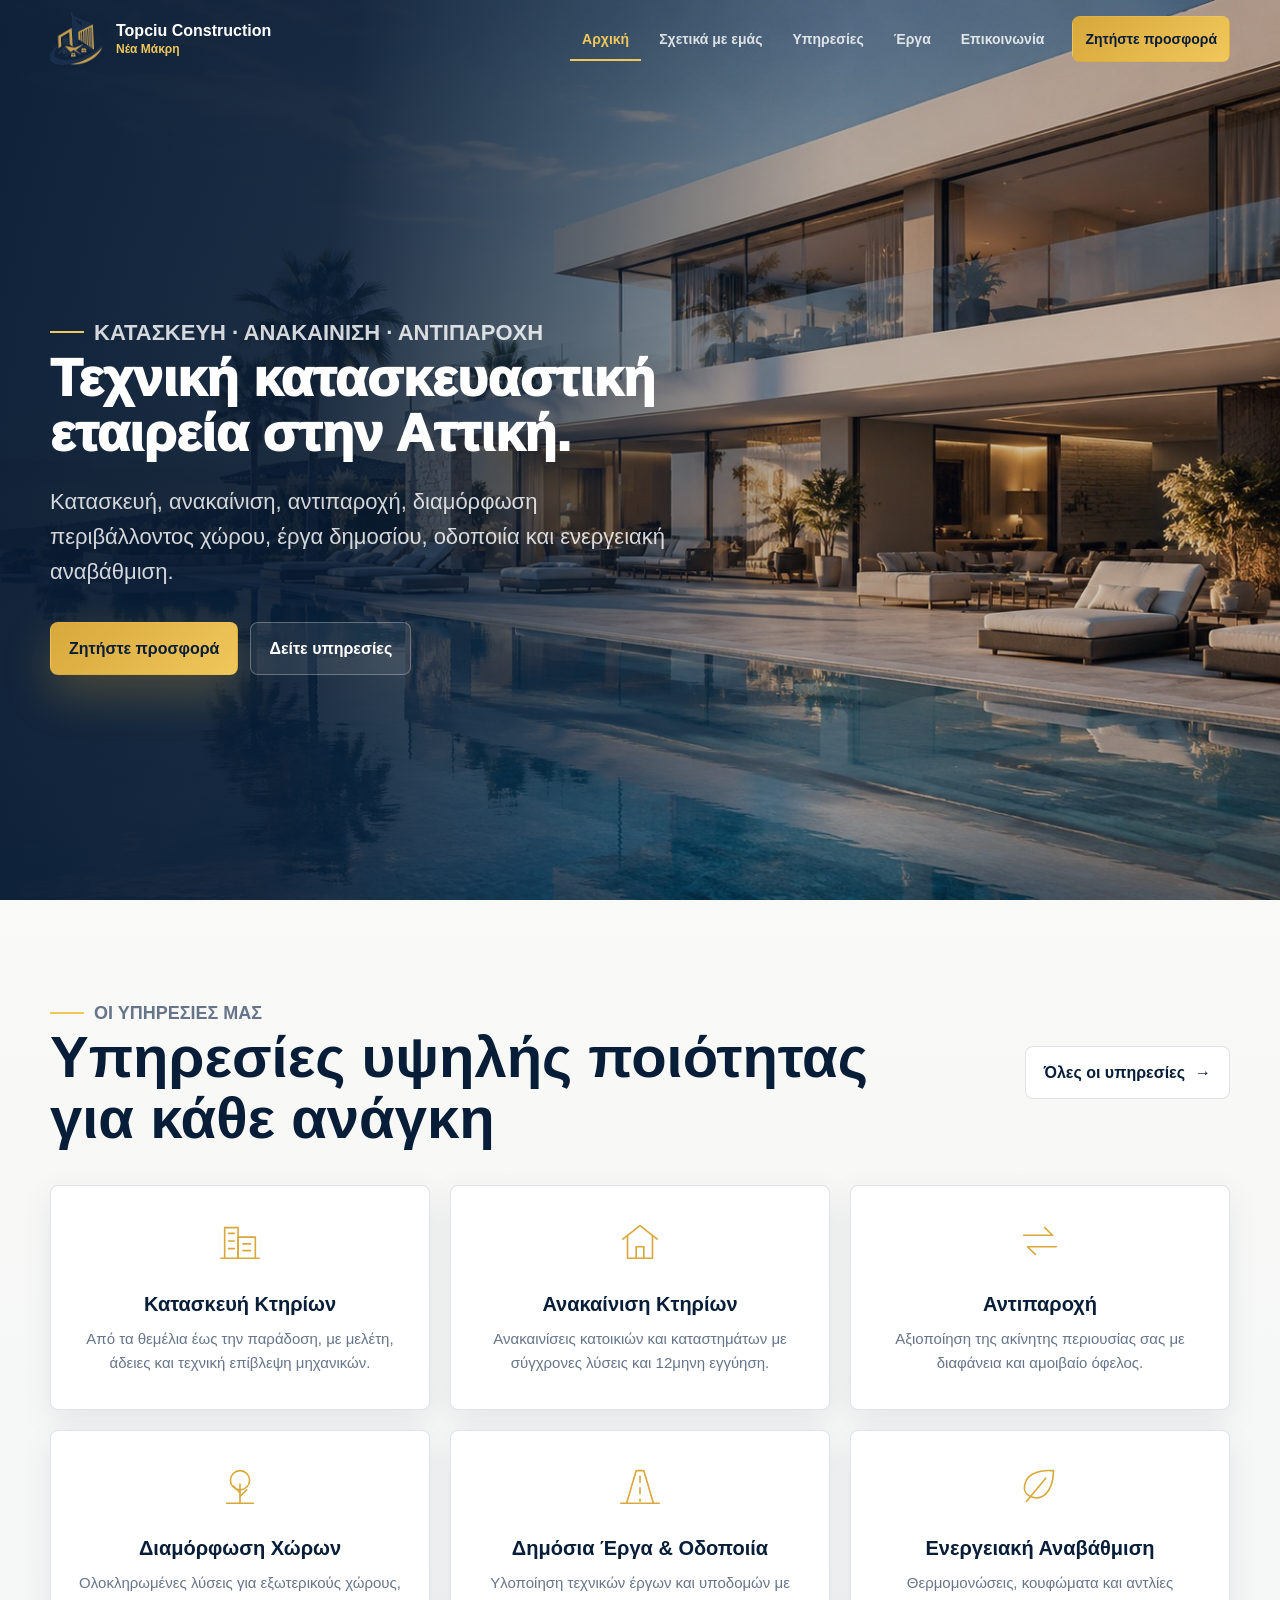
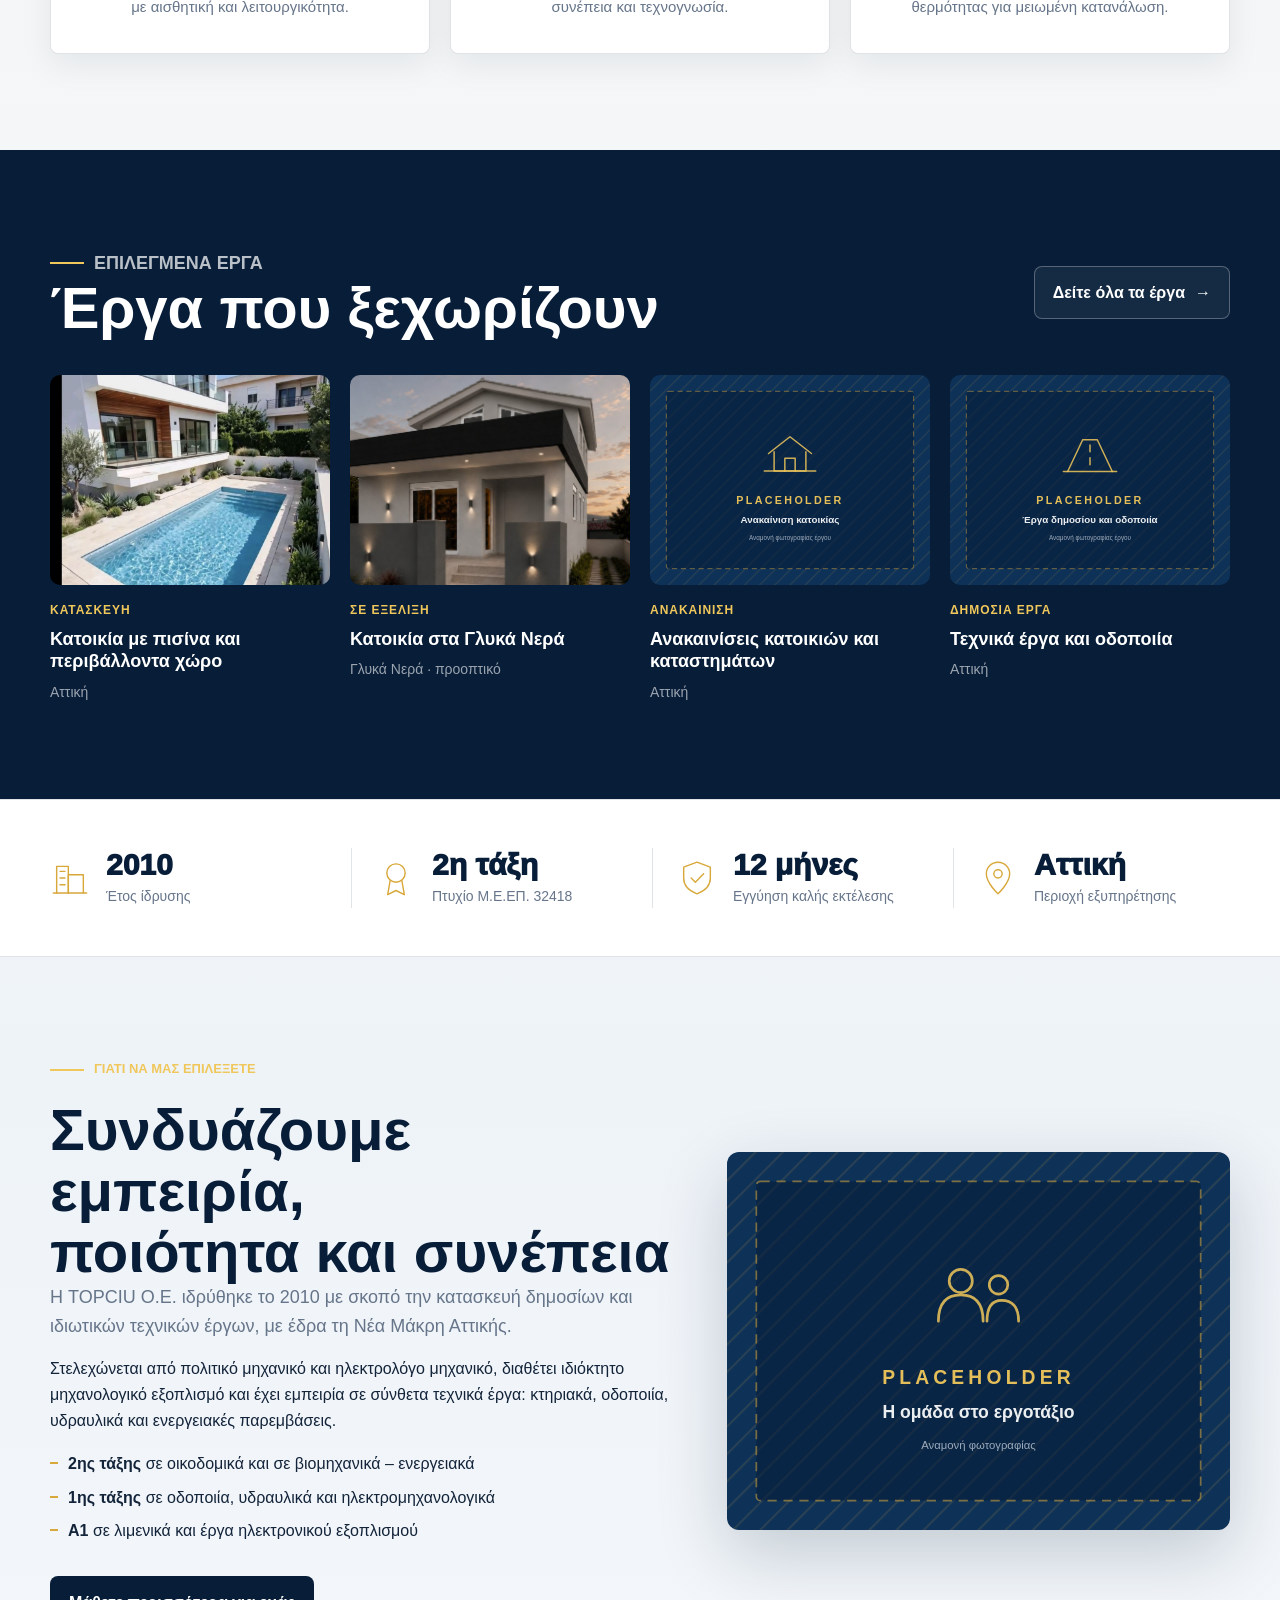
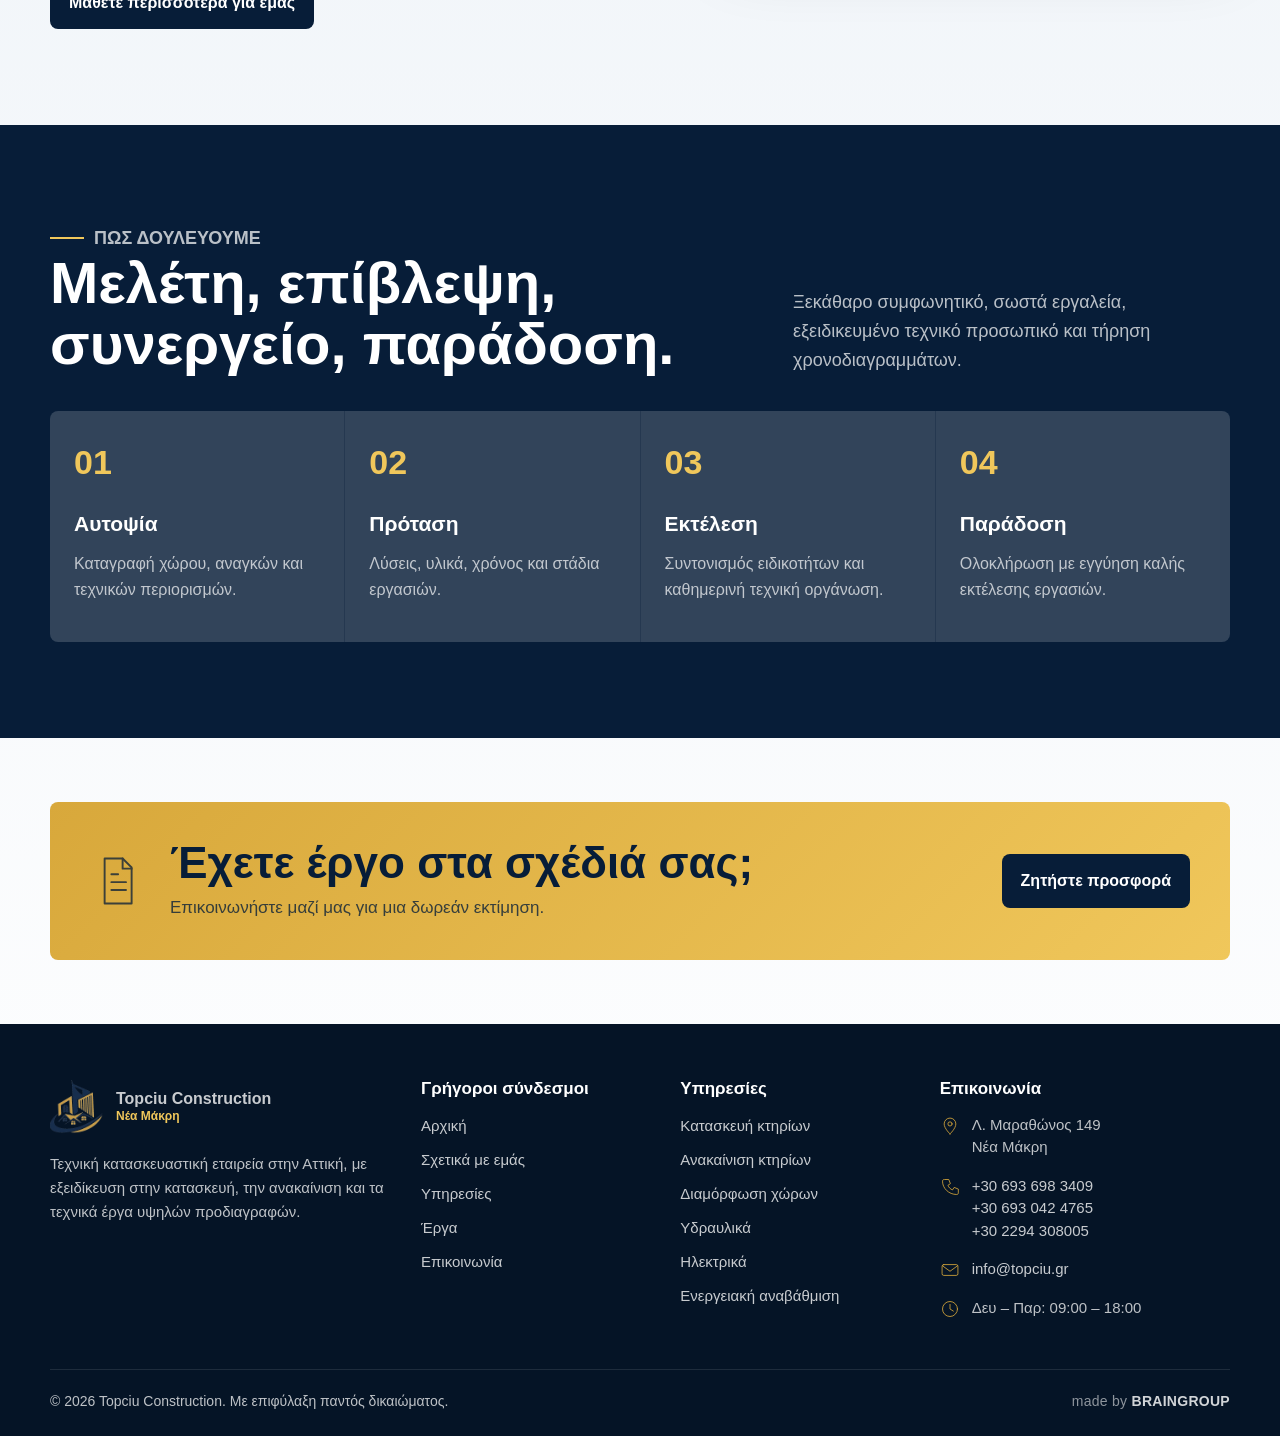
<file: index.html>
<!doctype html>
<html lang="el">
<head>
  <meta charset="utf-8">
  <meta name="viewport" content="width=device-width, initial-scale=1">
  <title>Topciu Construction | Ανακαινίσεις και κατασκευές στη Νέα Μάκρη</title>
  <meta name="description" content="Topciu Construction στη Νέα Μάκρη: κατασκευή, ανακαίνιση, αντιπαροχή, διαμόρφωση περιβάλλοντος χώρου, έργα δημοσίου, οδοποιία και ενεργειακή αναβάθμιση.">
  <link rel="canonical" href="https://topciu-construction.gr/">
  <meta property="og:type" content="website">
  <meta property="og:title" content="Topciu Construction | Ανακαινίσεις και κατασκευές">
  <meta property="og:description" content="Κατασκευαστικές εργασίες με οργάνωση, τεχνική επίβλεψη και 12μηνη εγγύηση καλής εκτέλεσης.">
  <meta property="og:image" content="https://topciu-construction.gr/assets/topciu-new-logo.png">
  <meta property="og:url" content="https://topciu-construction.gr/">
  <link rel="icon" href="favicon.ico" sizes="any">
  <link rel="icon" type="image/png" sizes="32x32" href="assets/favicon-32.png">
  <link rel="icon" type="image/png" sizes="16x16" href="assets/favicon-16.png">
  <link rel="apple-touch-icon" sizes="180x180" href="assets/apple-touch-icon.png">
  <meta name="theme-color" content="#071d38">
  <link rel="stylesheet" href="styles.css">
  <script type="application/ld+json">
  {"@context":"https://schema.org","@type":"LocalBusiness","name":"Topciu Construction","image":"https://topciu-construction.gr/assets/topciu-new-logo.png","url":"https://topciu-construction.gr/","telephone":["+306936983409","+306930424765","+302294308005"],"email":"info@topciu.gr","address":{"@type":"PostalAddress","streetAddress":"Λ. Μαραθώνος 149","addressLocality":"Νέα Μάκρη","addressCountry":"GR"},"openingHours":"Mo-Fr 09:00-18:00","areaServed":"Αττική","foundingDate":"2010","legalName":"TOPCIU O.E.","description":"Τεχνική κατασκευαστική εταιρεία που ιδρύθηκε το 2010, με πτυχίο Μ.Ε.ΕΠ. (αρ. 32418) 2ης τάξης σε οικοδομικά και βιομηχανικά-ενεργειακά. Αναλαμβάνει κατασκευή, ανακαίνιση, αντιπαροχή, διαμόρφωση περιβάλλοντος χώρου, έργα δημοσίου, οδοποιία και ενεργειακή αναβάθμιση.","hasOfferCatalog":{"@type":"OfferCatalog","name":"Παροχές και υπηρεσίες","itemListElement":[{"@type":"Offer","itemOffered":{"@type":"Service","name":"Κατασκευή"}},{"@type":"Offer","itemOffered":{"@type":"Service","name":"Ανακαίνιση"}},{"@type":"Offer","itemOffered":{"@type":"Service","name":"Αντιπαροχή"}},{"@type":"Offer","itemOffered":{"@type":"Service","name":"Διαμόρφωση περιβάλλοντος χώρου"}},{"@type":"Offer","itemOffered":{"@type":"Service","name":"Έργα δημοσίου"}},{"@type":"Offer","itemOffered":{"@type":"Service","name":"Οδοποιία"}},{"@type":"Offer","itemOffered":{"@type":"Service","name":"Ενεργειακή αναβάθμιση"}}]}}
  </script>
</head>
<body>
  <a class="skip-link" href="#main">Μετάβαση στο περιεχόμενο</a>
  <div class="site-shell">
    <header class="site-header">
      <div class="container nav-wrap">
        <a class="brand" href="index.html" aria-label="Topciu Construction αρχική">
          <img src="assets/topciu-logo-mark.png" alt="Topciu Construction logo" width="54" height="54">
          <span>Topciu Construction<small>Νέα Μάκρη</small></span>
        </a>
        <button class="menu-toggle" type="button" aria-label="Άνοιγμα μενού" aria-expanded="false">☰</button>
        <nav class="main-nav" aria-label="Κύρια πλοήγηση">
          <a href="index.html" aria-current="page">Αρχική</a>
          <a href="#etaireia">Σχετικά με εμάς</a>
          <a href="ypiresies.html">Υπηρεσίες</a>
          <a href="erga.html">Έργα</a>
          <a href="epikoinonia.html">Επικοινωνία</a>
          <a href="epikoinonia.html" class="nav-cta">Ζητήστε προσφορά</a>
        </nav>
      </div>
    </header>

    <main id="main">
      <section class="hero">
        <div class="container hero-grid">
          <div class="hero-copy">
            <p class="eyebrow reveal">Κατασκευή · Ανακαίνιση · Αντιπαροχή</p>
            <h1 class="reveal">Τεχνική κατασκευαστική εταιρεία στην Αττική.</h1>
            <p class="reveal">Κατασκευή, ανακαίνιση, αντιπαροχή, διαμόρφωση περιβάλλοντος χώρου, έργα δημοσίου, οδοποιία και ενεργειακή αναβάθμιση.</p>
            <div class="hero-actions reveal">
              <a class="button button-primary" href="epikoinonia.html">Ζητήστε προσφορά</a>
              <a class="button button-secondary" href="ypiresies.html">Δείτε υπηρεσίες</a>
            </div>
          </div>
        </div>
      </section>

      <section class="section">
        <div class="container">
          <div class="section-head head-action reveal">
            <div>
              <p class="eyebrow">Οι υπηρεσίες μας</p>
              <h2>Υπηρεσίες υψηλής ποιότητας<br>για κάθε ανάγκη</h2>
            </div>
            <a class="button button-ghost" href="ypiresies.html">Όλες οι υπηρεσίες <span aria-hidden="true">→</span></a>
          </div>

          <div class="service-grid">
            <article class="service-card card-icon reveal" data-tilt>
              <svg class="ico" viewBox="0 0 48 48" aria-hidden="true"><path d="M8 42V10h14v32"/><path d="M22 42V20h18v22"/><path d="M4 42h40"/><path d="M12 16h6M12 24h6M12 32h6"/><path d="M27 27h8M27 34h8"/></svg>
              <h3>Κατασκευή Κτηρίων</h3>
              <p>Από τα θεμέλια έως την παράδοση, με μελέτη, άδειες και τεχνική επίβλεψη μηχανικών.</p>
            </article>
            <article class="service-card card-icon reveal" data-tilt>
              <svg class="ico" viewBox="0 0 48 48" aria-hidden="true"><path d="M6 22 24 8l18 14"/><path d="M11 19v23h26V19"/><path d="M20 42V30h8v12"/></svg>
              <h3><a href="anakainiseis.html">Ανακαίνιση Κτηρίων</a></h3>
              <p>Ανακαινίσεις κατοικιών και καταστημάτων με σύγχρονες λύσεις και 12μηνη εγγύηση.</p>
            </article>
            <article class="service-card card-icon reveal" data-tilt>
              <svg class="ico" viewBox="0 0 48 48" aria-hidden="true"><path d="M7 18h30l-8-8"/><path d="M41 30H11l8 8"/></svg>
              <h3>Αντιπαροχή</h3>
              <p>Αξιοποίηση της ακίνητης περιουσίας σας με διαφάνεια και αμοιβαίο όφελος.</p>
            </article>
            <article class="service-card card-icon reveal" data-tilt>
              <svg class="ico" viewBox="0 0 48 48" aria-hidden="true"><circle cx="24" cy="18" r="10"/><path d="M24 42V22"/><path d="M24 31l-7-7M24 35l7-7"/><path d="M10 42h28"/></svg>
              <h3><a href="exoterikoi-xoroi.html">Διαμόρφωση Χώρων</a></h3>
              <p>Ολοκληρωμένες λύσεις για εξωτερικούς χώρους, με αισθητική και λειτουργικότητα.</p>
            </article>
            <article class="service-card card-icon reveal" data-tilt>
              <svg class="ico" viewBox="0 0 48 48" aria-hidden="true"><path d="M10 42L20 8h8l10 34"/><path d="M24 14v6M24 26v6M24 38v2"/><path d="M4 42h40"/></svg>
              <h3>Δημόσια Έργα &amp; Οδοποιία</h3>
              <p>Υλοποίηση τεχνικών έργων και υποδομών με συνέπεια και τεχνογνωσία.</p>
            </article>
            <article class="service-card card-icon reveal" data-tilt>
              <svg class="ico" viewBox="0 0 48 48" aria-hidden="true"><path d="M38 8c0 22-12 32-24 27C4 31 6 15 20 10c8-3 14-2 18-2Z"/><path d="M30 16L10 40"/></svg>
              <h3>Ενεργειακή Αναβάθμιση</h3>
              <p>Θερμομονώσεις, κουφώματα και αντλίες θερμότητας για μειωμένη κατανάλωση.</p>
            </article>
          </div>
        </div>
      </section>

      <section class="section section-dark">
        <div class="container">
          <div class="section-head head-action reveal">
            <div>
              <p class="eyebrow">Επιλεγμένα έργα</p>
              <h2>Έργα που ξεχωρίζουν</h2>
            </div>
            <a class="button button-ghost" href="erga.html">Δείτε όλα τα έργα <span aria-hidden="true">→</span></a>
          </div>

          <div class="work-grid">
            <a class="work-card reveal" href="erga.html">
              <img src="assets/erga-katoikia-piscina.jpg" alt="Κατοικία με πισίνα και διαμορφωμένο περιβάλλοντα χώρο" loading="lazy" width="864" height="648">
              <p class="work-cat">Κατασκευή</p>
              <h3>Κατοικία με πισίνα και περιβάλλοντα χώρο</h3>
              <p class="work-meta">Αττική</p>
            </a>
            <a class="work-card reveal" href="erga.html">
              <img src="assets/erga-glyka-nera.jpg" alt="Κατοικία στα Γλυκά Νερά — προοπτικό της πρόσοψης" loading="lazy" width="1140" height="855">
              <p class="work-cat">Σε εξέλιξη</p>
              <h3>Κατοικία στα Γλυκά Νερά</h3>
              <p class="work-meta">Γλυκά Νερά · προοπτικό</p>
            </a>
            <a class="work-card reveal" href="anakainiseis.html">
              <img src="assets/placeholder-erga-2.svg" alt="Ανακαίνιση κατοικίας" loading="lazy" width="1200" height="900">
              <p class="work-cat">Ανακαίνιση</p>
              <h3>Ανακαινίσεις κατοικιών και καταστημάτων</h3>
              <p class="work-meta">Αττική</p>
            </a>
            <a class="work-card reveal" href="erga.html">
              <img src="assets/placeholder-erga-3.svg" alt="Έργα δημοσίου και οδοποιία" loading="lazy" width="1200" height="900">
              <p class="work-cat">Δημόσια έργα</p>
              <h3>Τεχνικά έργα και οδοποιία</h3>
              <p class="work-meta">Αττική</p>
            </a>
          </div>
        </div>
      </section>

      <section class="stats-band">
        <div class="container stats-grid">
          <div class="stat reveal">
            <svg class="ico" viewBox="0 0 48 48" aria-hidden="true"><path d="M8 42V10h14v32"/><path d="M22 42V20h18v22"/><path d="M4 42h40"/><path d="M12 16h6M12 24h6M12 32h6"/></svg>
            <div><strong>2010</strong><span>Έτος ίδρυσης</span></div>
          </div>
          <div class="stat reveal">
            <svg class="ico" viewBox="0 0 48 48" aria-hidden="true"><circle cx="24" cy="18" r="11"/><path d="M17 27l-3 17 10-5 10 5-3-17"/></svg>
            <div><strong>2η τάξη</strong><span>Πτυχίο Μ.Ε.ΕΠ. 32418</span></div>
          </div>
          <div class="stat reveal">
            <svg class="ico" viewBox="0 0 48 48" aria-hidden="true"><path d="M24 5l16 6v13c0 10-8 16-16 19-8-3-16-9-16-19V11Z"/><path d="M17 24l5 5 10-10"/></svg>
            <div><strong>12 μήνες</strong><span>Εγγύηση καλής εκτέλεσης</span></div>
          </div>
          <div class="stat reveal">
            <svg class="ico" viewBox="0 0 48 48" aria-hidden="true"><path d="M24 43s14-13 14-24a14 14 0 1 0-28 0c0 11 14 24 14 24Z"/><circle cx="24" cy="19" r="5"/></svg>
            <div><strong>Αττική</strong><span>Περιοχή εξυπηρέτησης</span></div>
          </div>
        </div>
      </section>

      <section class="section" id="etaireia">
        <div class="container split">
          <div class="reveal">
            <p class="eyebrow">Γιατί να μας επιλέξετε</p>
            <h2>Συνδυάζουμε εμπειρία,<br>ποιότητα και συνέπεια</h2>
            <p class="lead">Η TOPCIU Ο.Ε. ιδρύθηκε το 2010 με σκοπό την κατασκευή δημοσίων και ιδιωτικών τεχνικών έργων, με έδρα τη Νέα Μάκρη Αττικής.</p>
            <p>Στελεχώνεται από πολιτικό μηχανικό και ηλεκτρολόγο μηχανικό, διαθέτει ιδιόκτητο μηχανολογικό εξοπλισμό και έχει εμπειρία σε σύνθετα τεχνικά έργα: κτηριακά, οδοποιία, υδραυλικά και ενεργειακές παρεμβάσεις.</p>
            <ul class="check-list">
              <li><strong>2ης τάξης</strong> σε οικοδομικά και σε βιομηχανικά – ενεργειακά</li>
              <li><strong>1ης τάξης</strong> σε οδοποιία, υδραυλικά και ηλεκτρομηχανολογικά</li>
              <li><strong>Α1</strong> σε λιμενικά και έργα ηλεκτρονικού εξοπλισμού</li>
            </ul>
            <div class="section-actions">
              <a class="button button-dark" href="ypiresies.html">Μάθετε περισσότερα για εμάς</a>
            </div>
          </div>
          <div class="about-media reveal">
            <img src="assets/placeholder-omada.svg" alt="Η ομάδα της Topciu Construction στο εργοτάξιο" loading="lazy" width="1200" height="900">
          </div>
        </div>
      </section>

      <section class="section section-dark">
        <div class="container">
          <div class="section-head reveal">
            <div>
              <p class="eyebrow">Πώς δουλεύουμε</p>
              <h2>Μελέτη, επίβλεψη, συνεργείο, παράδοση.</h2>
            </div>
            <p>Ξεκάθαρο συμφωνητικό, σωστά εργαλεία, εξειδικευμένο τεχνικό προσωπικό και τήρηση χρονοδιαγραμμάτων.</p>
          </div>
          <div class="process reveal">
            <div class="process-step"><strong>01</strong><h3>Αυτοψία</h3><p>Καταγραφή χώρου, αναγκών και τεχνικών περιορισμών.</p></div>
            <div class="process-step"><strong>02</strong><h3>Πρόταση</h3><p>Λύσεις, υλικά, χρόνος και στάδια εργασιών.</p></div>
            <div class="process-step"><strong>03</strong><h3>Εκτέλεση</h3><p>Συντονισμός ειδικοτήτων και καθημερινή τεχνική οργάνωση.</p></div>
            <div class="process-step"><strong>04</strong><h3>Παράδοση</h3><p>Ολοκλήρωση με εγγύηση καλής εκτέλεσης εργασιών.</p></div>
          </div>
        </div>
      </section>

      <section class="section section-tight">
        <div class="container">
          <div class="cta-band reveal">
            <svg class="ico cta-ico" viewBox="0 0 48 48" aria-hidden="true"><path d="M13 4h16l8 8v32H13Z"/><path d="M29 4v9h8"/><path d="M19 18h6M19 25h13M19 32h13"/></svg>
            <div>
              <h2>Έχετε έργο στα σχέδιά σας;</h2>
              <p>Επικοινωνήστε μαζί μας για μια δωρεάν εκτίμηση.</p>
            </div>
            <a class="button button-dark" href="epikoinonia.html">Ζητήστε προσφορά</a>
          </div>
        </div>
      </section>
    </main>

    <footer class="footer">
      <div class="container footer-grid">
        <div class="footer-brand">
          <a class="brand" href="index.html">
            <img src="assets/topciu-logo-mark.png" alt="Topciu Construction logo" width="54" height="54">
            <span>Topciu Construction<small>Νέα Μάκρη</small></span>
          </a>
          <p>Τεχνική κατασκευαστική εταιρεία στην Αττική, με εξειδίκευση στην κατασκευή, την ανακαίνιση και τα τεχνικά έργα υψηλών προδιαγραφών.</p>
        </div>
        <div>
          <h3>Γρήγοροι σύνδεσμοι</h3>
          <ul class="footer-list">
            <li><a href="index.html">Αρχική</a></li>
            <li><a href="#etaireia">Σχετικά με εμάς</a></li>
            <li><a href="ypiresies.html">Υπηρεσίες</a></li>
            <li><a href="erga.html">Έργα</a></li>
            <li><a href="epikoinonia.html">Επικοινωνία</a></li>
          </ul>
        </div>
        <div>
          <h3>Υπηρεσίες</h3>
          <ul class="footer-list">
            <li><a href="ypiresies.html">Κατασκευή κτηρίων</a></li>
            <li><a href="anakainiseis.html">Ανακαίνιση κτηρίων</a></li>
            <li><a href="exoterikoi-xoroi.html">Διαμόρφωση χώρων</a></li>
            <li><a href="ydravlika.html">Υδραυλικά</a></li>
            <li><a href="ilektrika.html">Ηλεκτρικά</a></li>
            <li><a href="ypiresies.html">Ενεργειακή αναβάθμιση</a></li>
          </ul>
        </div>
        <div>
          <h3>Επικοινωνία</h3>
          <ul class="footer-list contact-list">
            <li>
              <svg class="ico" viewBox="0 0 48 48" aria-hidden="true"><path d="M24 43s14-13 14-24a14 14 0 1 0-28 0c0 11 14 24 14 24Z"/><circle cx="24" cy="19" r="5"/></svg>
              <span>Λ. Μαραθώνος 149<br>Νέα Μάκρη</span>
            </li>
            <li>
              <svg class="ico" viewBox="0 0 48 48" aria-hidden="true"><path d="M12 6h9l4 10-6 4c2 5 6 9 11 11l4-6 10 4v9c0 2-1 4-4 4C21 42 6 27 6 10c0-3 2-4 4-4Z"/></svg>
              <span><a href="tel:+306936983409">+30 693 698 3409</a><br><a href="tel:+306930424765">+30 693 042 4765</a><br><a href="tel:+302294308005">+30 2294 308005</a></span>
            </li>
            <li>
              <svg class="ico" viewBox="0 0 48 48" aria-hidden="true"><rect x="5" y="11" width="38" height="26" rx="4"/><path d="M6 14l18 13L42 14"/></svg>
              <span><a href="mailto:info@topciu.gr">info@topciu.gr</a></span>
            </li>
            <li>
              <svg class="ico" viewBox="0 0 48 48" aria-hidden="true"><circle cx="24" cy="24" r="18"/><path d="M24 13v11l8 5"/></svg>
              <span>Δευ – Παρ: 09:00 – 18:00</span>
            </li>
          </ul>
        </div>
      </div>
      <div class="container copyright">
        <span>© 2026 Topciu Construction. Με επιφύλαξη παντός δικαιώματος.</span>
        <span class="footer-credit">made by <a href="https://braingroup.tech" target="_blank" rel="noopener">BRAINGROUP</a></span>
      </div>
    </footer>
  </div>
  <script src="script.js"></script>
</body>
</html>
</file>
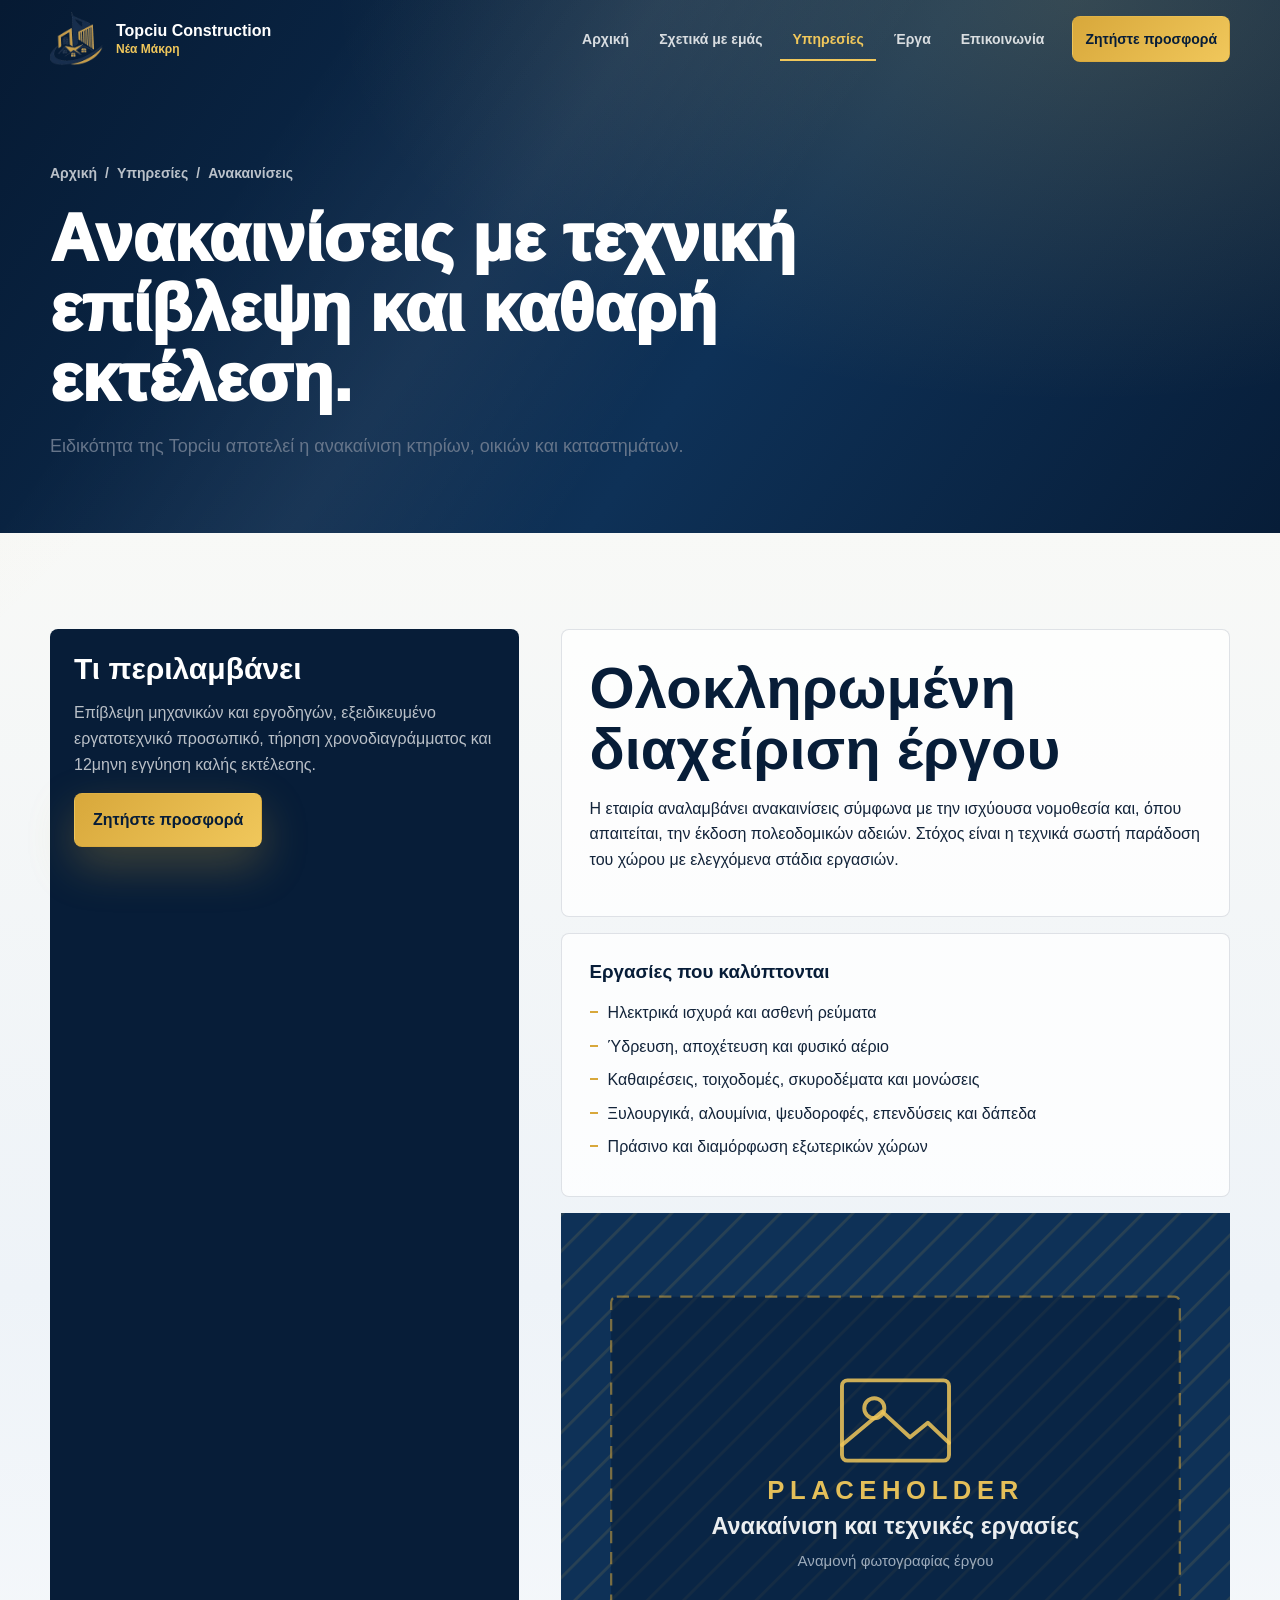
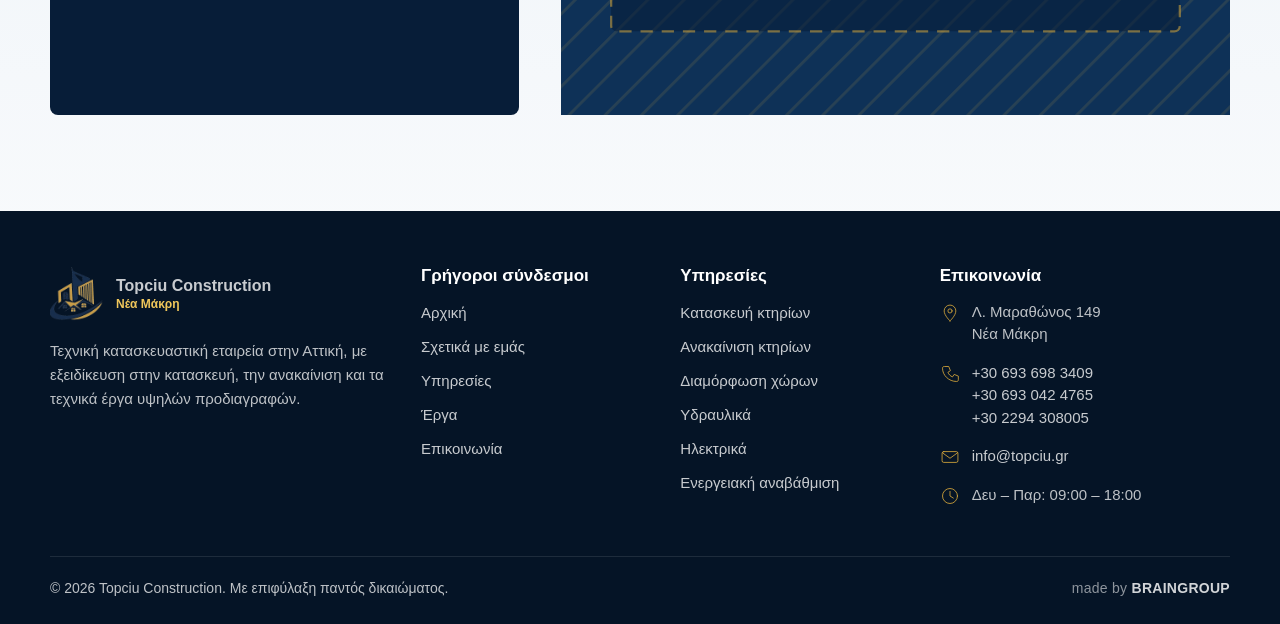
<file: anakainiseis.html>
<!doctype html>
<html lang="el">
<head>
  <meta charset="utf-8"><meta name="viewport" content="width=device-width, initial-scale=1">
  <title>Ανακαινίσεις κατοικιών και καταστημάτων | Topciu Construction</title>
  <meta name="description" content="Ανακαινίσεις κτηρίων, οικιών και καταστημάτων από την Topciu Construction με επίβλεψη μηχανικών, πολεοδομικές άδειες και 12μηνη εγγύηση.">
  <link rel="canonical" href="https://topciu-construction.gr/anakainiseis.html">
  <meta property="og:title" content="Ανακαινίσεις | Topciu Construction"><meta property="og:description" content="Ολοκληρωμένες ανακαινίσεις με τεχνική επίβλεψη και εγγύηση."><meta property="og:image" content="https://topciu-construction.gr/assets/project-renovation.jpg">
  <link rel="icon" href="favicon.ico" sizes="any">
  <link rel="icon" type="image/png" sizes="32x32" href="assets/favicon-32.png">
  <link rel="icon" type="image/png" sizes="16x16" href="assets/favicon-16.png">
  <link rel="apple-touch-icon" sizes="180x180" href="assets/apple-touch-icon.png">
  <meta name="theme-color" content="#071d38">
  <link rel="stylesheet" href="styles.css">
  <script type="application/ld+json">{"@context":"https://schema.org","@type":"Service","name":"Ανακαινίσεις","provider":{"@type":"LocalBusiness","name":"Topciu Construction"},"areaServed":"Αττική","serviceType":"Ανακαινίσεις κτηρίων, κατοικιών και καταστημάτων"}</script>
</head>
<body><div class="site-shell"><header class="site-header"><div class="container nav-wrap"><a class="brand" href="index.html" aria-label="Topciu Construction αρχική"><img src="assets/topciu-logo-mark.png" alt="Topciu Construction logo" width="54" height="54"><span>Topciu Construction<small>Νέα Μάκρη</small></span></a><button class="menu-toggle" type="button" aria-label="Άνοιγμα μενού" aria-expanded="false">☰</button><nav class="main-nav" aria-label="Κύρια πλοήγηση"><a href="index.html">Αρχική</a><a href="index.html#etaireia">Σχετικά με εμάς</a><a href="ypiresies.html" aria-current="page">Υπηρεσίες</a><a href="erga.html">Έργα</a><a href="epikoinonia.html">Επικοινωνία</a><a href="epikoinonia.html" class="nav-cta">Ζητήστε προσφορά</a></nav></div></header>
<main><section class="page-hero"><div class="container"><div class="breadcrumb"><a href="index.html">Αρχική</a><span>/</span><a href="ypiresies.html">Υπηρεσίες</a><span>/</span><span>Ανακαινίσεις</span></div><h1>Ανακαινίσεις με τεχνική επίβλεψη και καθαρή εκτέλεση.</h1><p class="lead">Ειδικότητα της Topciu αποτελεί η ανακαίνιση κτηρίων, οικιών και καταστημάτων.</p></div></section>
<section class="section"><div class="container detail-grid"><aside class="fact-panel reveal"><h2>Τι περιλαμβάνει</h2><p>Επίβλεψη μηχανικών και εργοδηγών, εξειδικευμένο εργατοτεχνικό προσωπικό, τήρηση χρονοδιαγράμματος και 12μηνη εγγύηση καλής εκτέλεσης.</p><a class="button button-primary" href="epikoinonia.html">Ζητήστε προσφορά</a></aside><div><div class="content-block reveal"><h2>Ολοκληρωμένη διαχείριση έργου</h2><p>Η εταιρία αναλαμβάνει ανακαινίσεις σύμφωνα με την ισχύουσα νομοθεσία και, όπου απαιτείται, την έκδοση πολεοδομικών αδειών. Στόχος είναι η τεχνικά σωστή παράδοση του χώρου με ελεγχόμενα στάδια εργασιών.</p></div><div class="content-block reveal"><h3>Εργασίες που καλύπτονται</h3><ul class="check-list"><li>Ηλεκτρικά ισχυρά και ασθενή ρεύματα</li><li>Ύδρευση, αποχέτευση και φυσικό αέριο</li><li>Καθαιρέσεις, τοιχοδομές, σκυροδέματα και μονώσεις</li><li>Ξυλουργικά, αλουμίνια, ψευδοροφές, επενδύσεις και δάπεδα</li><li>Πράσινο και διαμόρφωση εξωτερικών χώρων</li></ul></div><img class="reveal" src="assets/placeholder-renovation.svg" alt="Έργο ανακαίνισης Topciu Construction" loading="lazy"></div></div></section></main>
<footer class="footer">
      <div class="container footer-grid">
        <div class="footer-brand">
          <a class="brand" href="index.html">
            <img src="assets/topciu-logo-mark.png" alt="Topciu Construction logo" width="54" height="54">
            <span>Topciu Construction<small>Νέα Μάκρη</small></span>
          </a>
          <p>Τεχνική κατασκευαστική εταιρεία στην Αττική, με εξειδίκευση στην κατασκευή, την ανακαίνιση και τα τεχνικά έργα υψηλών προδιαγραφών.</p>
        </div>
        <div>
          <h3>Γρήγοροι σύνδεσμοι</h3>
          <ul class="footer-list">
            <li><a href="index.html">Αρχική</a></li>
            <li><a href="index.html#etaireia">Σχετικά με εμάς</a></li>
            <li><a href="ypiresies.html">Υπηρεσίες</a></li>
            <li><a href="erga.html">Έργα</a></li>
            <li><a href="epikoinonia.html">Επικοινωνία</a></li>
          </ul>
        </div>
        <div>
          <h3>Υπηρεσίες</h3>
          <ul class="footer-list">
            <li><a href="ypiresies.html">Κατασκευή κτηρίων</a></li>
            <li><a href="anakainiseis.html">Ανακαίνιση κτηρίων</a></li>
            <li><a href="exoterikoi-xoroi.html">Διαμόρφωση χώρων</a></li>
            <li><a href="ydravlika.html">Υδραυλικά</a></li>
            <li><a href="ilektrika.html">Ηλεκτρικά</a></li>
            <li><a href="ypiresies.html">Ενεργειακή αναβάθμιση</a></li>
          </ul>
        </div>
        <div>
          <h3>Επικοινωνία</h3>
          <ul class="footer-list contact-list">
            <li>
              <svg class="ico" viewBox="0 0 48 48" aria-hidden="true"><path d="M24 43s14-13 14-24a14 14 0 1 0-28 0c0 11 14 24 14 24Z"/><circle cx="24" cy="19" r="5"/></svg>
              <span>Λ. Μαραθώνος 149<br>Νέα Μάκρη</span>
            </li>
            <li>
              <svg class="ico" viewBox="0 0 48 48" aria-hidden="true"><path d="M12 6h9l4 10-6 4c2 5 6 9 11 11l4-6 10 4v9c0 2-1 4-4 4C21 42 6 27 6 10c0-3 2-4 4-4Z"/></svg>
              <span><a href="tel:+306936983409">+30 693 698 3409</a><br><a href="tel:+306930424765">+30 693 042 4765</a><br><a href="tel:+302294308005">+30 2294 308005</a></span>
            </li>
            <li>
              <svg class="ico" viewBox="0 0 48 48" aria-hidden="true"><rect x="5" y="11" width="38" height="26" rx="4"/><path d="M6 14l18 13L42 14"/></svg>
              <span><a href="mailto:info@topciu.gr">info@topciu.gr</a></span>
            </li>
            <li>
              <svg class="ico" viewBox="0 0 48 48" aria-hidden="true"><circle cx="24" cy="24" r="18"/><path d="M24 13v11l8 5"/></svg>
              <span>Δευ – Παρ: 09:00 – 18:00</span>
            </li>
          </ul>
        </div>
      </div>
      <div class="container copyright">
        <span>© 2026 Topciu Construction. Με επιφύλαξη παντός δικαιώματος.</span>
        <span class="footer-credit">made by <a href="https://braingroup.tech" target="_blank" rel="noopener">BRAINGROUP</a></span>
      </div>
    </footer></div><script src="script.js"></script></body></html>
</file>
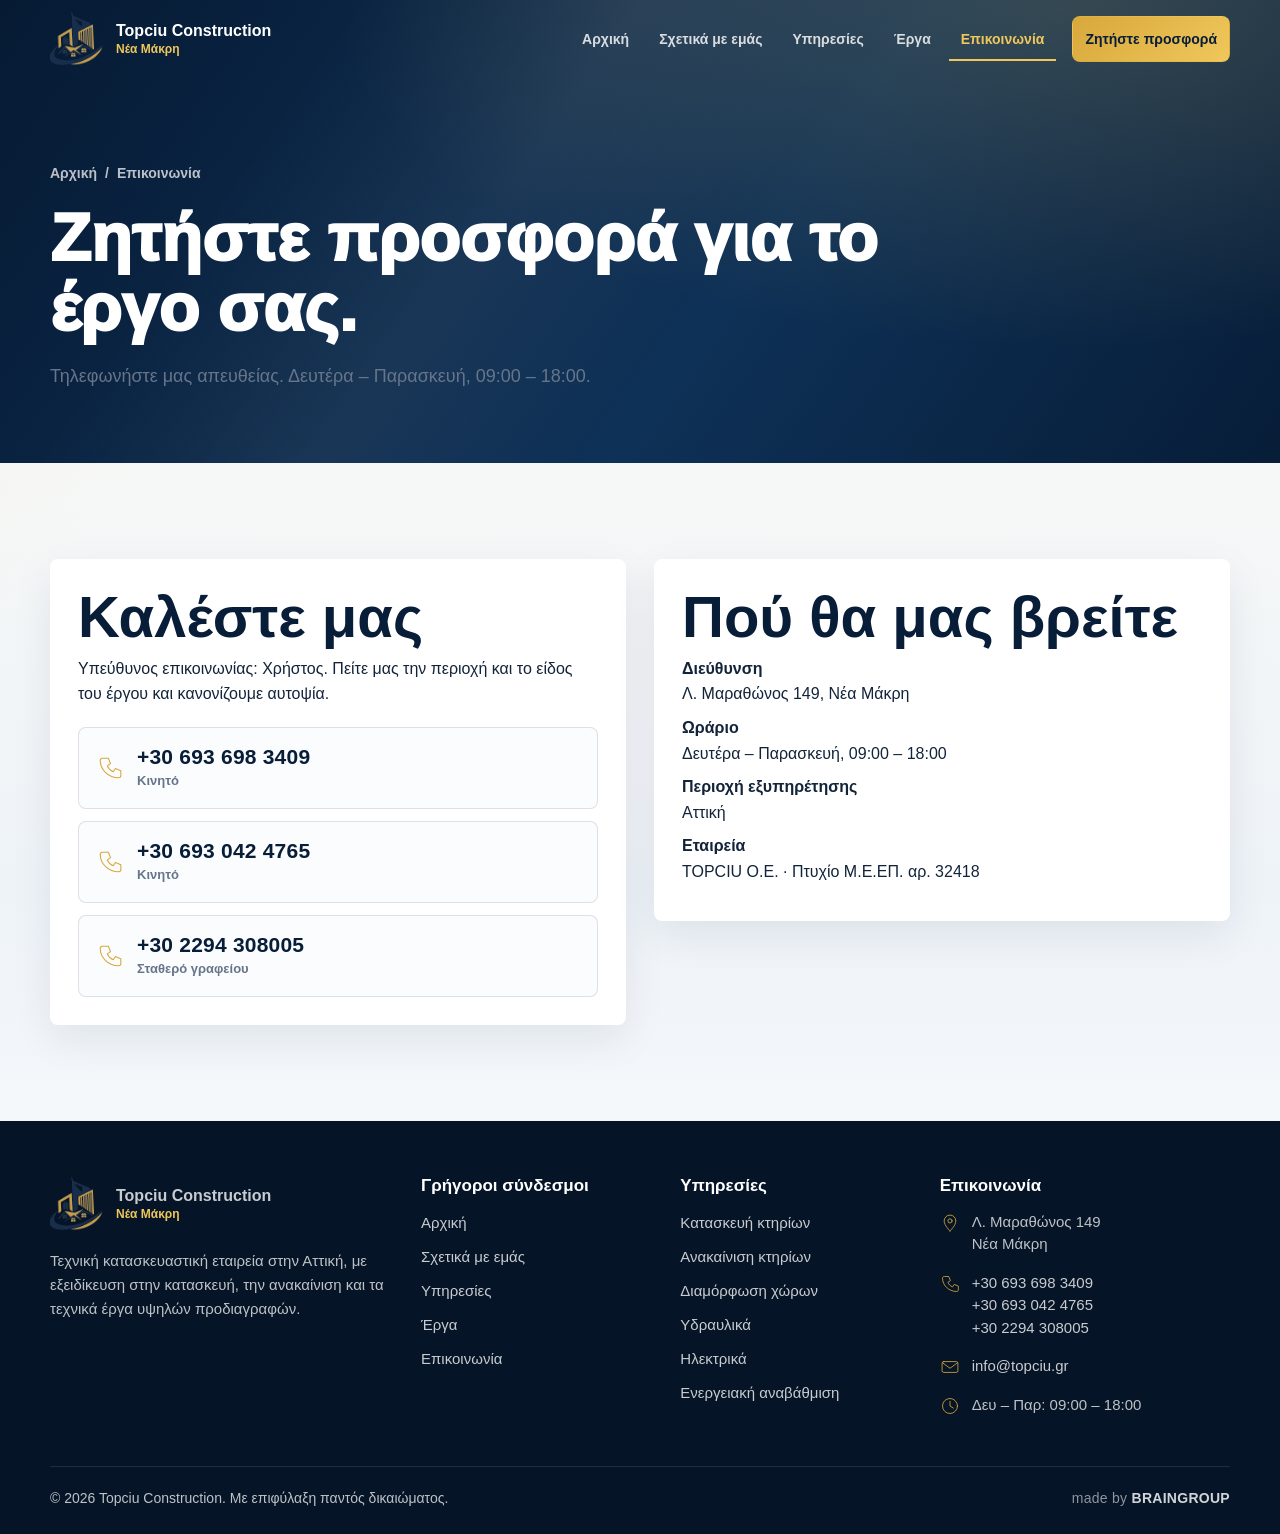
<file: epikoinonia.html>
<!doctype html>
<html lang="el">
<head>
  <meta charset="utf-8">
  <meta name="viewport" content="width=device-width, initial-scale=1">
  <title>Επικοινωνία | Topciu Construction Νέα Μάκρη</title>
  <meta name="description" content="Επικοινωνήστε με την Topciu Construction στη Λ. Μαραθώνος 149, Νέα Μάκρη. Τηλέφωνα +30 693 698 3409, +30 693 042 4765 και σταθερό γραφείου +30 2294 308005.">
  <link rel="canonical" href="https://topciu-construction.gr/epikoinonia.html">
  <meta property="og:title" content="Επικοινωνία Topciu Construction">
  <meta property="og:description" content="Ζητήστε προσφορά για ανακαίνιση, κατασκευή ή τεχνικές εγκαταστάσεις.">
  <meta property="og:image" content="https://topciu-construction.gr/assets/topciu-new-logo.png">
  <link rel="icon" href="favicon.ico" sizes="any">
  <link rel="icon" type="image/png" sizes="32x32" href="assets/favicon-32.png">
  <link rel="icon" type="image/png" sizes="16x16" href="assets/favicon-16.png">
  <link rel="apple-touch-icon" sizes="180x180" href="assets/apple-touch-icon.png">
  <meta name="theme-color" content="#071d38">
  <link rel="stylesheet" href="styles.css">
  <script type="application/ld+json">
  {"@context":"https://schema.org","@type":"ContactPage","name":"Επικοινωνία Topciu Construction","mainEntity":{"@type":"LocalBusiness","name":"Topciu Construction","telephone":["+306936983409","+306930424765","+302294308005"],"email":"info@topciu.gr","address":{"@type":"PostalAddress","streetAddress":"Λ. Μαραθώνος 149","addressLocality":"Νέα Μάκρη","addressCountry":"GR"}}}
  </script>
</head>
<body>
  <div class="site-shell">
    <header class="site-header"><div class="container nav-wrap"><a class="brand" href="index.html" aria-label="Topciu Construction αρχική"><img src="assets/topciu-logo-mark.png" alt="Topciu Construction logo" width="54" height="54"><span>Topciu Construction<small>Νέα Μάκρη</small></span></a><button class="menu-toggle" type="button" aria-label="Άνοιγμα μενού" aria-expanded="false">☰</button><nav class="main-nav" aria-label="Κύρια πλοήγηση"><a href="index.html">Αρχική</a><a href="index.html#etaireia">Σχετικά με εμάς</a><a href="ypiresies.html">Υπηρεσίες</a><a href="erga.html">Έργα</a><a href="epikoinonia.html" aria-current="page">Επικοινωνία</a><a href="epikoinonia.html" class="nav-cta">Ζητήστε προσφορά</a></nav></div></header>
    <main>
      <section class="page-hero">
        <div class="container">
          <div class="breadcrumb"><a href="index.html">Αρχική</a><span>/</span><span>Επικοινωνία</span></div>
          <h1>Ζητήστε προσφορά για το έργο σας.</h1>
          <p class="lead">Τηλεφωνήστε μας απευθείας. Δευτέρα – Παρασκευή, 09:00 – 18:00.</p>
        </div>
      </section>
      <section class="section">
        <div class="container contact-grid">
          <aside class="contact-card reveal">
            <h2>Καλέστε μας</h2>
            <p>Υπεύθυνος επικοινωνίας: Χρήστος. Πείτε μας την περιοχή και το είδος του έργου και κανονίζουμε αυτοψία.</p>
            <div class="call-list">
              <a class="call" href="tel:+306936983409"><svg class="ico" viewBox="0 0 48 48" aria-hidden="true"><path d="M12 6h9l4 10-6 4c2 5 6 9 11 11l4-6 10 4v9c0 2-1 4-4 4C21 42 6 27 6 10c0-3 2-4 4-4Z"/></svg><span><strong>+30 693 698 3409</strong><small>Κινητό</small></span></a>
              <a class="call" href="tel:+306930424765"><svg class="ico" viewBox="0 0 48 48" aria-hidden="true"><path d="M12 6h9l4 10-6 4c2 5 6 9 11 11l4-6 10 4v9c0 2-1 4-4 4C21 42 6 27 6 10c0-3 2-4 4-4Z"/></svg><span><strong>+30 693 042 4765</strong><small>Κινητό</small></span></a>
              <a class="call" href="tel:+302294308005"><svg class="ico" viewBox="0 0 48 48" aria-hidden="true"><path d="M12 6h9l4 10-6 4c2 5 6 9 11 11l4-6 10 4v9c0 2-1 4-4 4C21 42 6 27 6 10c0-3 2-4 4-4Z"/></svg><span><strong>+30 2294 308005</strong><small>Σταθερό γραφείου</small></span></a>
            </div>
          </aside>
          <aside class="contact-card reveal">
            <h2>Πού θα μας βρείτε</h2>
            <p><strong>Διεύθυνση</strong><br>Λ. Μαραθώνος 149, Νέα Μάκρη</p>
            <p><strong>Ωράριο</strong><br>Δευτέρα – Παρασκευή, 09:00 – 18:00</p>
            <p><strong>Περιοχή εξυπηρέτησης</strong><br>Αττική</p>
            <p><strong>Εταιρεία</strong><br>TOPCIU Ο.Ε. · Πτυχίο Μ.Ε.ΕΠ. αρ. 32418</p>
          </aside>
        </div>
      </section>
    </main>
    <footer class="footer">
      <div class="container footer-grid">
        <div class="footer-brand">
          <a class="brand" href="index.html">
            <img src="assets/topciu-logo-mark.png" alt="Topciu Construction logo" width="54" height="54">
            <span>Topciu Construction<small>Νέα Μάκρη</small></span>
          </a>
          <p>Τεχνική κατασκευαστική εταιρεία στην Αττική, με εξειδίκευση στην κατασκευή, την ανακαίνιση και τα τεχνικά έργα υψηλών προδιαγραφών.</p>
        </div>
        <div>
          <h3>Γρήγοροι σύνδεσμοι</h3>
          <ul class="footer-list">
            <li><a href="index.html">Αρχική</a></li>
            <li><a href="index.html#etaireia">Σχετικά με εμάς</a></li>
            <li><a href="ypiresies.html">Υπηρεσίες</a></li>
            <li><a href="erga.html">Έργα</a></li>
            <li><a href="epikoinonia.html">Επικοινωνία</a></li>
          </ul>
        </div>
        <div>
          <h3>Υπηρεσίες</h3>
          <ul class="footer-list">
            <li><a href="ypiresies.html">Κατασκευή κτηρίων</a></li>
            <li><a href="anakainiseis.html">Ανακαίνιση κτηρίων</a></li>
            <li><a href="exoterikoi-xoroi.html">Διαμόρφωση χώρων</a></li>
            <li><a href="ydravlika.html">Υδραυλικά</a></li>
            <li><a href="ilektrika.html">Ηλεκτρικά</a></li>
            <li><a href="ypiresies.html">Ενεργειακή αναβάθμιση</a></li>
          </ul>
        </div>
        <div>
          <h3>Επικοινωνία</h3>
          <ul class="footer-list contact-list">
            <li>
              <svg class="ico" viewBox="0 0 48 48" aria-hidden="true"><path d="M24 43s14-13 14-24a14 14 0 1 0-28 0c0 11 14 24 14 24Z"/><circle cx="24" cy="19" r="5"/></svg>
              <span>Λ. Μαραθώνος 149<br>Νέα Μάκρη</span>
            </li>
            <li>
              <svg class="ico" viewBox="0 0 48 48" aria-hidden="true"><path d="M12 6h9l4 10-6 4c2 5 6 9 11 11l4-6 10 4v9c0 2-1 4-4 4C21 42 6 27 6 10c0-3 2-4 4-4Z"/></svg>
              <span><a href="tel:+306936983409">+30 693 698 3409</a><br><a href="tel:+306930424765">+30 693 042 4765</a><br><a href="tel:+302294308005">+30 2294 308005</a></span>
            </li>
            <li>
              <svg class="ico" viewBox="0 0 48 48" aria-hidden="true"><rect x="5" y="11" width="38" height="26" rx="4"/><path d="M6 14l18 13L42 14"/></svg>
              <span><a href="mailto:info@topciu.gr">info@topciu.gr</a></span>
            </li>
            <li>
              <svg class="ico" viewBox="0 0 48 48" aria-hidden="true"><circle cx="24" cy="24" r="18"/><path d="M24 13v11l8 5"/></svg>
              <span>Δευ – Παρ: 09:00 – 18:00</span>
            </li>
          </ul>
        </div>
      </div>
      <div class="container copyright">
        <span>© 2026 Topciu Construction. Με επιφύλαξη παντός δικαιώματος.</span>
        <span class="footer-credit">made by <a href="https://braingroup.tech" target="_blank" rel="noopener">BRAINGROUP</a></span>
      </div>
    </footer>
  </div>
  <script src="script.js"></script>
</body>
</html>
</file>
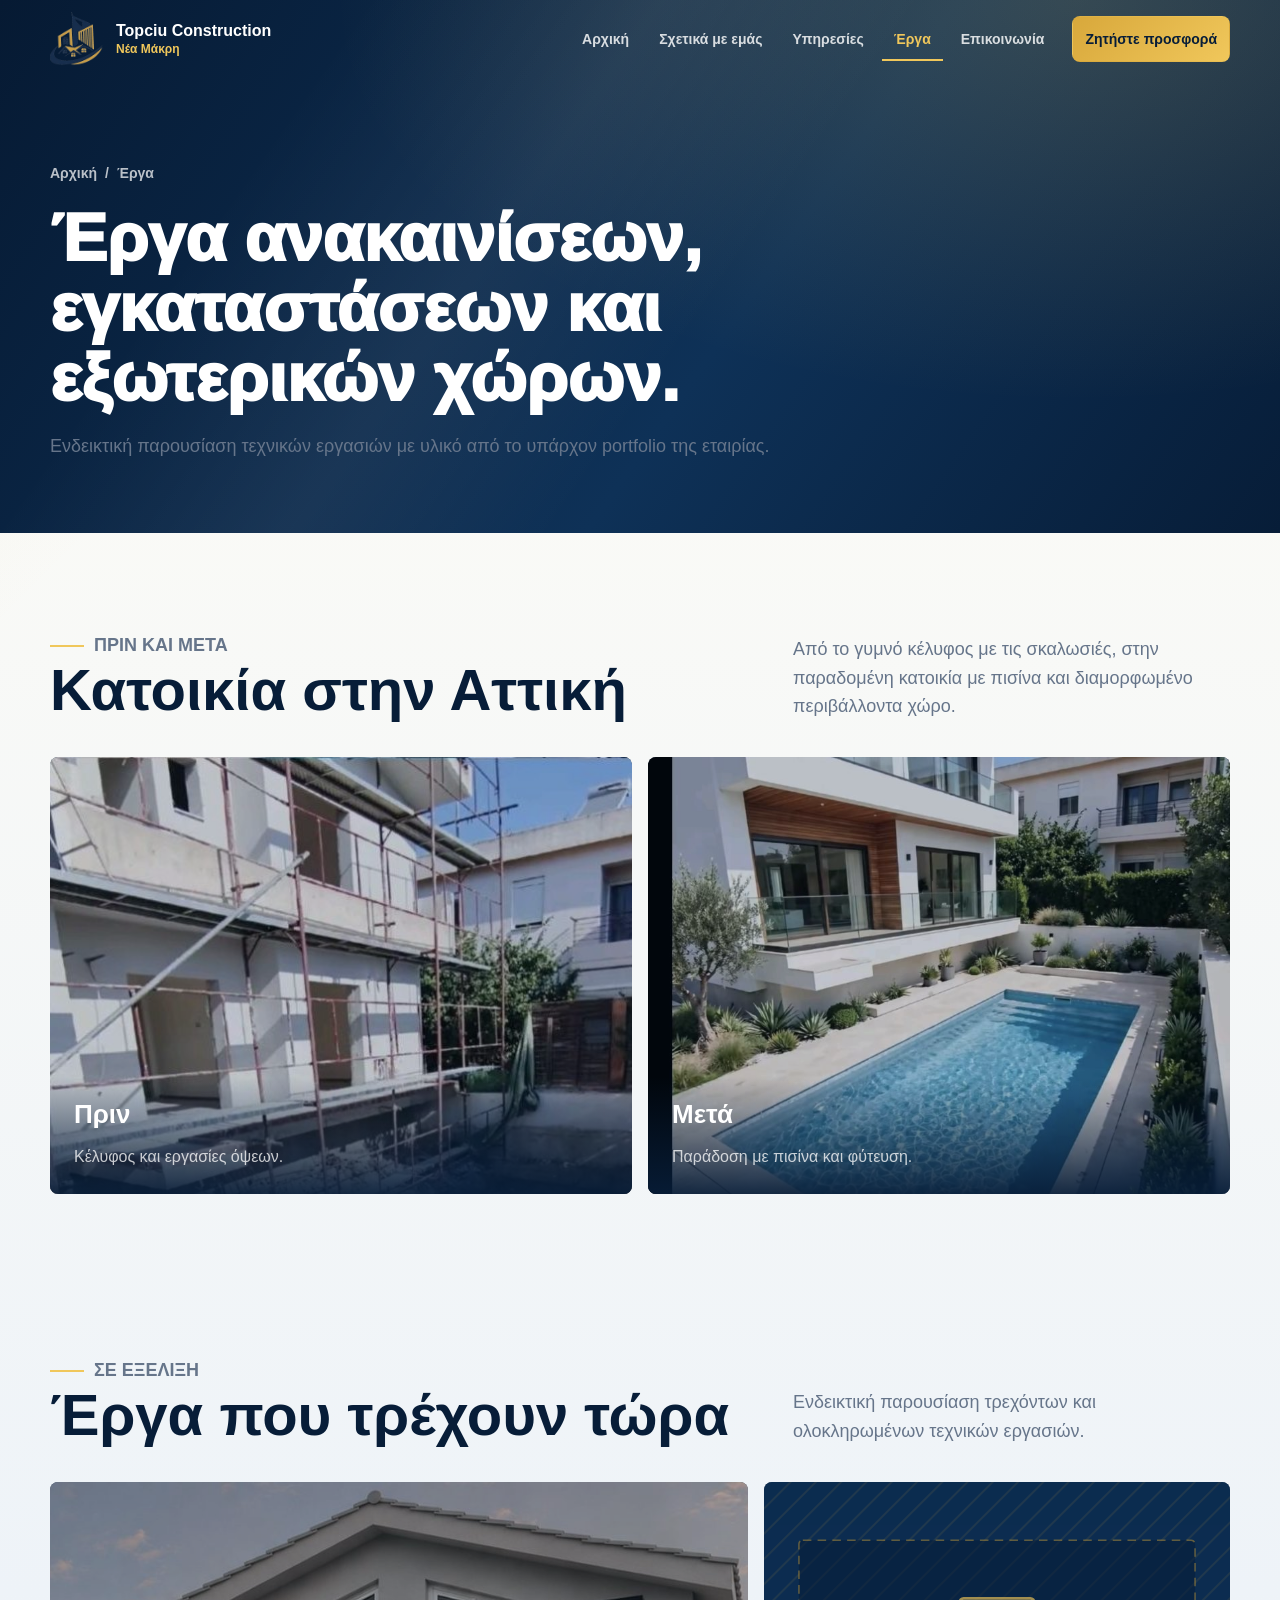
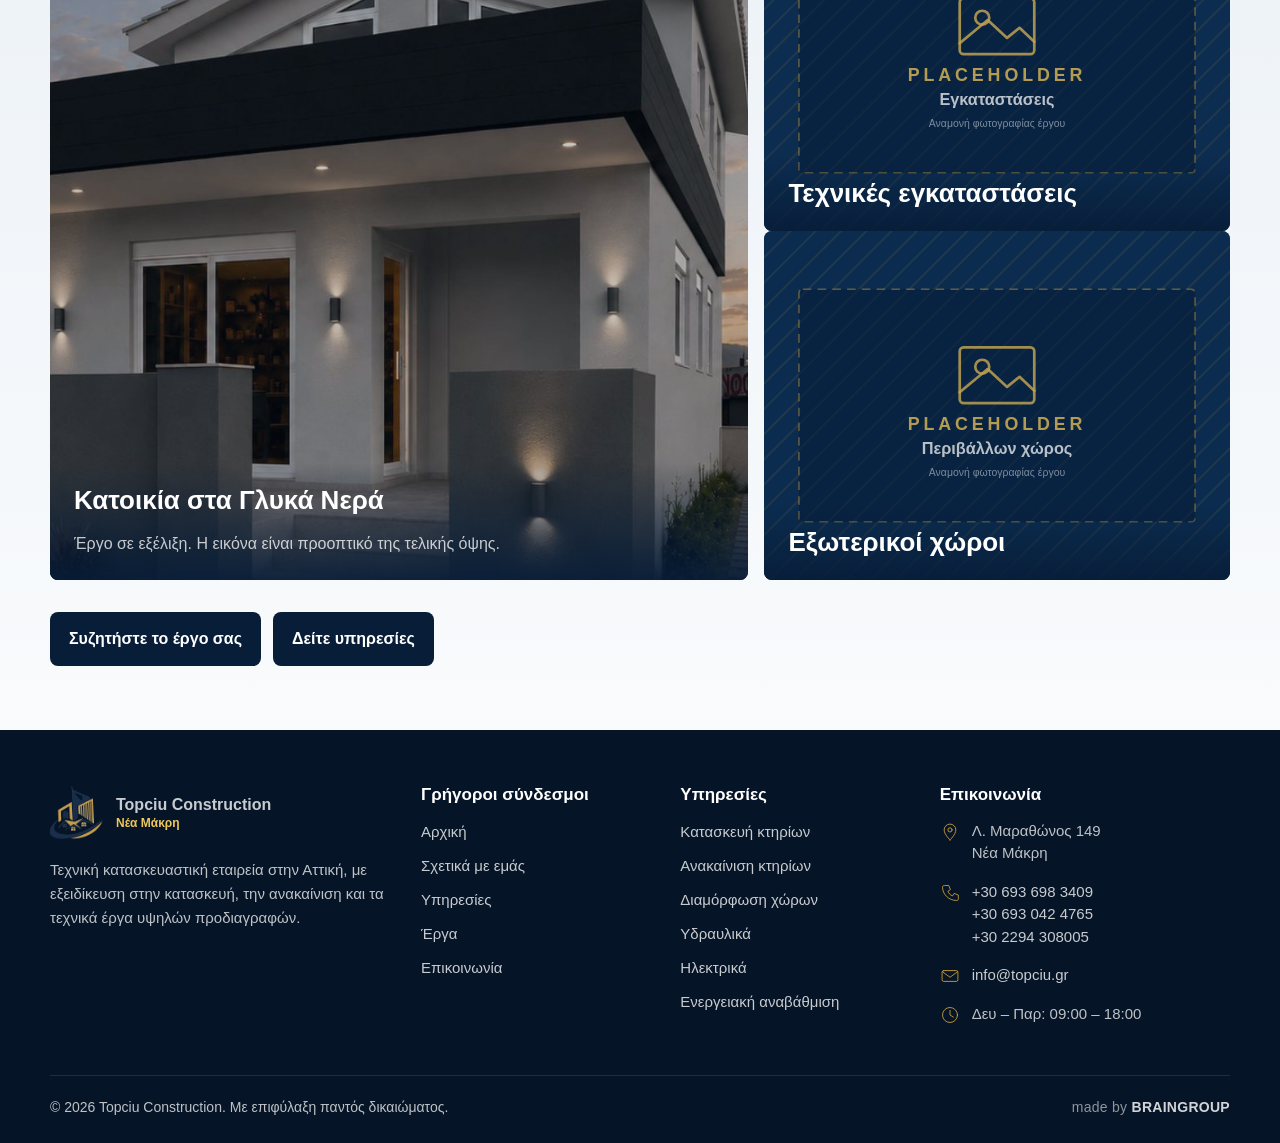
<file: erga.html>
<!doctype html>
<html lang="el">
<head>
  <meta charset="utf-8">
  <meta name="viewport" content="width=device-width, initial-scale=1">
  <title>Έργα ανακαινίσεων και τεχνικών εγκαταστάσεων | Topciu Construction</title>
  <meta name="description" content="Ενδεικτικά έργα της Topciu Construction σε ανακαινίσεις, υδραυλικές εγκαταστάσεις και διαμόρφωση περιβάλλοντα χώρου.">
  <link rel="canonical" href="https://topciu-construction.gr/erga.html">
  <meta property="og:title" content="Έργα Topciu Construction">
  <meta property="og:description" content="Portfolio πραγματικών έργων ανακαινίσεων, εγκαταστάσεων και εξωτερικών χώρων.">
  <meta property="og:image" content="https://topciu-construction.gr/assets/project-renovation.jpg">
  <link rel="icon" href="favicon.ico" sizes="any">
  <link rel="icon" type="image/png" sizes="32x32" href="assets/favicon-32.png">
  <link rel="icon" type="image/png" sizes="16x16" href="assets/favicon-16.png">
  <link rel="apple-touch-icon" sizes="180x180" href="assets/apple-touch-icon.png">
  <meta name="theme-color" content="#071d38">
  <link rel="stylesheet" href="styles.css">
</head>
<body>
  <div class="site-shell">
    <header class="site-header"><div class="container nav-wrap"><a class="brand" href="index.html" aria-label="Topciu Construction αρχική"><img src="assets/topciu-logo-mark.png" alt="Topciu Construction logo" width="54" height="54"><span>Topciu Construction<small>Νέα Μάκρη</small></span></a><button class="menu-toggle" type="button" aria-label="Άνοιγμα μενού" aria-expanded="false">☰</button><nav class="main-nav" aria-label="Κύρια πλοήγηση"><a href="index.html">Αρχική</a><a href="index.html#etaireia">Σχετικά με εμάς</a><a href="ypiresies.html">Υπηρεσίες</a><a href="erga.html" aria-current="page">Έργα</a><a href="epikoinonia.html">Επικοινωνία</a><a href="epikoinonia.html" class="nav-cta">Ζητήστε προσφορά</a></nav></div></header>
    <main>
      <section class="page-hero">
        <div class="container">
          <div class="breadcrumb"><a href="index.html">Αρχική</a><span>/</span><span>Έργα</span></div>
          <h1>Έργα ανακαινίσεων, εγκαταστάσεων και εξωτερικών χώρων.</h1>
          <p class="lead">Ενδεικτική παρουσίαση τεχνικών εργασιών με υλικό από το υπάρχον portfolio της εταιρίας.</p>
        </div>
      </section>
      <section class="section">
        <div class="container">
          <div class="section-head reveal">
            <div>
              <p class="eyebrow">Πριν και μετά</p>
              <h2>Κατοικία στην Αττική</h2>
            </div>
            <p>Από το γυμνό κέλυφος με τις σκαλωσιές, στην παραδομένη κατοικία με πισίνα και διαμορφωμένο περιβάλλοντα χώρο.</p>
          </div>
          <div class="beforeafter">
            <article class="project-card reveal">
              <img src="assets/erga-katoikia-prin.jpg" alt="Η κατοικία κατά τη διάρκεια των εργασιών, με σκαλωσιές" loading="lazy" width="587" height="440">
              <div class="project-caption"><h3>Πριν</h3><p>Κέλυφος και εργασίες όψεων.</p></div>
            </article>
            <article class="project-card reveal">
              <img src="assets/erga-katoikia-piscina.jpg" alt="Η ολοκληρωμένη κατοικία με πισίνα και φύτευση" loading="lazy" width="864" height="648">
              <div class="project-caption"><h3>Μετά</h3><p>Παράδοση με πισίνα και φύτευση.</p></div>
            </article>
          </div>
        </div>
      </section>

      <section class="section section-tight">
        <div class="container">
          <div class="section-head reveal">
            <div>
              <p class="eyebrow">Σε εξέλιξη</p>
              <h2>Έργα που τρέχουν τώρα</h2>
            </div>
            <p>Ενδεικτική παρουσίαση τρεχόντων και ολοκληρωμένων τεχνικών εργασιών.</p>
          </div>
          <div class="project-grid">
            <article class="project-card reveal">
              <img src="assets/erga-glyka-nera.jpg" alt="Κατοικία στα Γλυκά Νερά — προοπτικό της πρόσοψης" loading="lazy">
              <div class="project-caption"><h3>Κατοικία στα Γλυκά Νερά</h3><p>Έργο σε εξέλιξη. Η εικόνα είναι προοπτικό της τελικής όψης.</p></div>
            </article>
            <div>
              <article class="project-card small reveal">
                <img src="assets/placeholder-systems.svg" alt="Τεχνικές εγκαταστάσεις έργου">
                <div class="project-caption"><h3>Τεχνικές εγκαταστάσεις</h3></div>
              </article>
              <article class="project-card small reveal">
                <img src="assets/placeholder-exterior.svg" alt="Εξωτερικός χώρος και πράσινο">
                <div class="project-caption"><h3>Εξωτερικοί χώροι</h3></div>
              </article>
            </div>
          </div>
          <div class="section-actions reveal">
            <a class="button button-dark" href="epikoinonia.html">Συζητήστε το έργο σας</a>
            <a class="button button-dark" href="ypiresies.html">Δείτε υπηρεσίες</a>
          </div>
        </div>
      </section>
    </main>
    <footer class="footer">
      <div class="container footer-grid">
        <div class="footer-brand">
          <a class="brand" href="index.html">
            <img src="assets/topciu-logo-mark.png" alt="Topciu Construction logo" width="54" height="54">
            <span>Topciu Construction<small>Νέα Μάκρη</small></span>
          </a>
          <p>Τεχνική κατασκευαστική εταιρεία στην Αττική, με εξειδίκευση στην κατασκευή, την ανακαίνιση και τα τεχνικά έργα υψηλών προδιαγραφών.</p>
        </div>
        <div>
          <h3>Γρήγοροι σύνδεσμοι</h3>
          <ul class="footer-list">
            <li><a href="index.html">Αρχική</a></li>
            <li><a href="index.html#etaireia">Σχετικά με εμάς</a></li>
            <li><a href="ypiresies.html">Υπηρεσίες</a></li>
            <li><a href="erga.html">Έργα</a></li>
            <li><a href="epikoinonia.html">Επικοινωνία</a></li>
          </ul>
        </div>
        <div>
          <h3>Υπηρεσίες</h3>
          <ul class="footer-list">
            <li><a href="ypiresies.html">Κατασκευή κτηρίων</a></li>
            <li><a href="anakainiseis.html">Ανακαίνιση κτηρίων</a></li>
            <li><a href="exoterikoi-xoroi.html">Διαμόρφωση χώρων</a></li>
            <li><a href="ydravlika.html">Υδραυλικά</a></li>
            <li><a href="ilektrika.html">Ηλεκτρικά</a></li>
            <li><a href="ypiresies.html">Ενεργειακή αναβάθμιση</a></li>
          </ul>
        </div>
        <div>
          <h3>Επικοινωνία</h3>
          <ul class="footer-list contact-list">
            <li>
              <svg class="ico" viewBox="0 0 48 48" aria-hidden="true"><path d="M24 43s14-13 14-24a14 14 0 1 0-28 0c0 11 14 24 14 24Z"/><circle cx="24" cy="19" r="5"/></svg>
              <span>Λ. Μαραθώνος 149<br>Νέα Μάκρη</span>
            </li>
            <li>
              <svg class="ico" viewBox="0 0 48 48" aria-hidden="true"><path d="M12 6h9l4 10-6 4c2 5 6 9 11 11l4-6 10 4v9c0 2-1 4-4 4C21 42 6 27 6 10c0-3 2-4 4-4Z"/></svg>
              <span><a href="tel:+306936983409">+30 693 698 3409</a><br><a href="tel:+306930424765">+30 693 042 4765</a><br><a href="tel:+302294308005">+30 2294 308005</a></span>
            </li>
            <li>
              <svg class="ico" viewBox="0 0 48 48" aria-hidden="true"><rect x="5" y="11" width="38" height="26" rx="4"/><path d="M6 14l18 13L42 14"/></svg>
              <span><a href="mailto:info@topciu.gr">info@topciu.gr</a></span>
            </li>
            <li>
              <svg class="ico" viewBox="0 0 48 48" aria-hidden="true"><circle cx="24" cy="24" r="18"/><path d="M24 13v11l8 5"/></svg>
              <span>Δευ – Παρ: 09:00 – 18:00</span>
            </li>
          </ul>
        </div>
      </div>
      <div class="container copyright">
        <span>© 2026 Topciu Construction. Με επιφύλαξη παντός δικαιώματος.</span>
        <span class="footer-credit">made by <a href="https://braingroup.tech" target="_blank" rel="noopener">BRAINGROUP</a></span>
      </div>
    </footer>
  </div>
  <script src="script.js"></script>
</body>
</html>
</file>
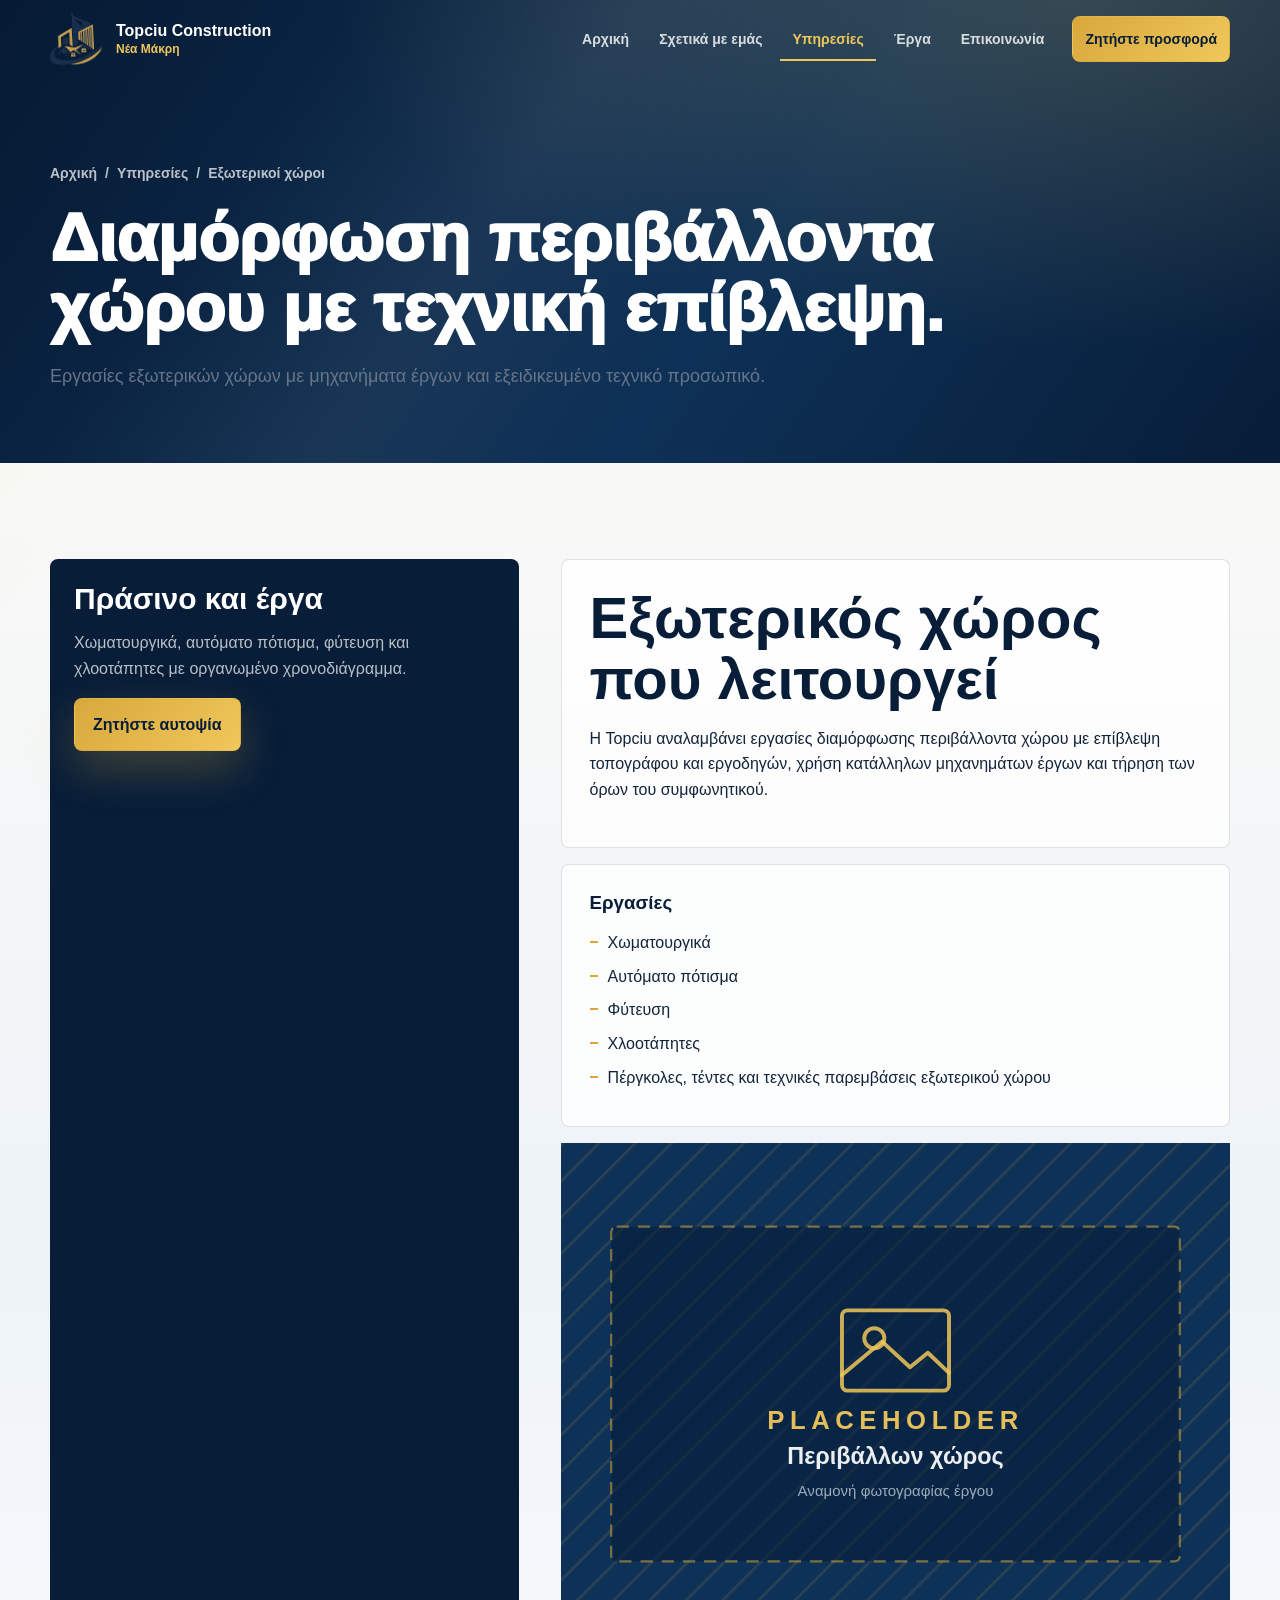
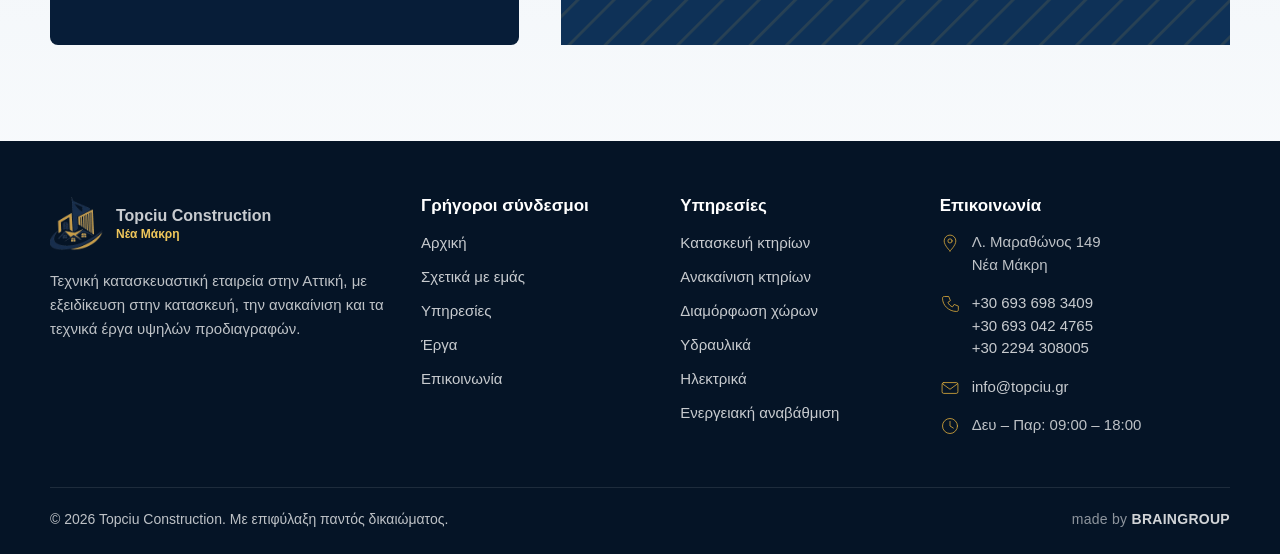
<file: exoterikoi-xoroi.html>
<!doctype html>
<html lang="el">
<head>
  <meta charset="utf-8"><meta name="viewport" content="width=device-width, initial-scale=1">
  <title>Διαμόρφωση περιβάλλοντα χώρου | Topciu Construction</title>
  <meta name="description" content="Διαμόρφωση περιβάλλοντα χώρου από την Topciu Construction: χωματουργικά, αυτόματο πότισμα, φύτευση, χλοοτάπητες και τεχνική επίβλεψη.">
  <link rel="canonical" href="https://topciu-construction.gr/exoterikoi-xoroi.html">
  <meta property="og:title" content="Διαμόρφωση περιβάλλοντα χώρου | Topciu Construction"><meta property="og:description" content="Εργασίες εξωτερικών χώρων με επίβλεψη και εξειδικευμένο προσωπικό."><meta property="og:image" content="https://topciu-construction.gr/assets/project-exterior.jpg">
  <link rel="icon" href="favicon.ico" sizes="any">
  <link rel="icon" type="image/png" sizes="32x32" href="assets/favicon-32.png">
  <link rel="icon" type="image/png" sizes="16x16" href="assets/favicon-16.png">
  <link rel="apple-touch-icon" sizes="180x180" href="assets/apple-touch-icon.png">
  <meta name="theme-color" content="#071d38">
  <link rel="stylesheet" href="styles.css">
</head>
<body><div class="site-shell"><header class="site-header"><div class="container nav-wrap"><a class="brand" href="index.html" aria-label="Topciu Construction αρχική"><img src="assets/topciu-logo-mark.png" alt="Topciu Construction logo" width="54" height="54"><span>Topciu Construction<small>Νέα Μάκρη</small></span></a><button class="menu-toggle" type="button" aria-label="Άνοιγμα μενού" aria-expanded="false">☰</button><nav class="main-nav" aria-label="Κύρια πλοήγηση"><a href="index.html">Αρχική</a><a href="index.html#etaireia">Σχετικά με εμάς</a><a href="ypiresies.html" aria-current="page">Υπηρεσίες</a><a href="erga.html">Έργα</a><a href="epikoinonia.html">Επικοινωνία</a><a href="epikoinonia.html" class="nav-cta">Ζητήστε προσφορά</a></nav></div></header>
<main><section class="page-hero"><div class="container"><div class="breadcrumb"><a href="index.html">Αρχική</a><span>/</span><a href="ypiresies.html">Υπηρεσίες</a><span>/</span><span>Εξωτερικοί χώροι</span></div><h1>Διαμόρφωση περιβάλλοντα χώρου με τεχνική επίβλεψη.</h1><p class="lead">Εργασίες εξωτερικών χώρων με μηχανήματα έργων και εξειδικευμένο τεχνικό προσωπικό.</p></div></section>
<section class="section"><div class="container detail-grid"><aside class="fact-panel reveal"><h2>Πράσινο και έργα</h2><p>Χωματουργικά, αυτόματο πότισμα, φύτευση και χλοοτάπητες με οργανωμένο χρονοδιάγραμμα.</p><a class="button button-primary" href="epikoinonia.html">Ζητήστε αυτοψία</a></aside><div><div class="content-block reveal"><h2>Εξωτερικός χώρος που λειτουργεί</h2><p>Η Topciu αναλαμβάνει εργασίες διαμόρφωσης περιβάλλοντα χώρου με επίβλεψη τοπογράφου και εργοδηγών, χρήση κατάλληλων μηχανημάτων έργων και τήρηση των όρων του συμφωνητικού.</p></div><div class="content-block reveal"><h3>Εργασίες</h3><ul class="check-list"><li>Χωματουργικά</li><li>Αυτόματο πότισμα</li><li>Φύτευση</li><li>Χλοοτάπητες</li><li>Πέργκολες, τέντες και τεχνικές παρεμβάσεις εξωτερικού χώρου</li></ul></div><img class="reveal" src="assets/placeholder-exterior.svg" alt="Διαμόρφωση περιβάλλοντα χώρου" loading="lazy"></div></div></section></main>
<footer class="footer">
      <div class="container footer-grid">
        <div class="footer-brand">
          <a class="brand" href="index.html">
            <img src="assets/topciu-logo-mark.png" alt="Topciu Construction logo" width="54" height="54">
            <span>Topciu Construction<small>Νέα Μάκρη</small></span>
          </a>
          <p>Τεχνική κατασκευαστική εταιρεία στην Αττική, με εξειδίκευση στην κατασκευή, την ανακαίνιση και τα τεχνικά έργα υψηλών προδιαγραφών.</p>
        </div>
        <div>
          <h3>Γρήγοροι σύνδεσμοι</h3>
          <ul class="footer-list">
            <li><a href="index.html">Αρχική</a></li>
            <li><a href="index.html#etaireia">Σχετικά με εμάς</a></li>
            <li><a href="ypiresies.html">Υπηρεσίες</a></li>
            <li><a href="erga.html">Έργα</a></li>
            <li><a href="epikoinonia.html">Επικοινωνία</a></li>
          </ul>
        </div>
        <div>
          <h3>Υπηρεσίες</h3>
          <ul class="footer-list">
            <li><a href="ypiresies.html">Κατασκευή κτηρίων</a></li>
            <li><a href="anakainiseis.html">Ανακαίνιση κτηρίων</a></li>
            <li><a href="exoterikoi-xoroi.html">Διαμόρφωση χώρων</a></li>
            <li><a href="ydravlika.html">Υδραυλικά</a></li>
            <li><a href="ilektrika.html">Ηλεκτρικά</a></li>
            <li><a href="ypiresies.html">Ενεργειακή αναβάθμιση</a></li>
          </ul>
        </div>
        <div>
          <h3>Επικοινωνία</h3>
          <ul class="footer-list contact-list">
            <li>
              <svg class="ico" viewBox="0 0 48 48" aria-hidden="true"><path d="M24 43s14-13 14-24a14 14 0 1 0-28 0c0 11 14 24 14 24Z"/><circle cx="24" cy="19" r="5"/></svg>
              <span>Λ. Μαραθώνος 149<br>Νέα Μάκρη</span>
            </li>
            <li>
              <svg class="ico" viewBox="0 0 48 48" aria-hidden="true"><path d="M12 6h9l4 10-6 4c2 5 6 9 11 11l4-6 10 4v9c0 2-1 4-4 4C21 42 6 27 6 10c0-3 2-4 4-4Z"/></svg>
              <span><a href="tel:+306936983409">+30 693 698 3409</a><br><a href="tel:+306930424765">+30 693 042 4765</a><br><a href="tel:+302294308005">+30 2294 308005</a></span>
            </li>
            <li>
              <svg class="ico" viewBox="0 0 48 48" aria-hidden="true"><rect x="5" y="11" width="38" height="26" rx="4"/><path d="M6 14l18 13L42 14"/></svg>
              <span><a href="mailto:info@topciu.gr">info@topciu.gr</a></span>
            </li>
            <li>
              <svg class="ico" viewBox="0 0 48 48" aria-hidden="true"><circle cx="24" cy="24" r="18"/><path d="M24 13v11l8 5"/></svg>
              <span>Δευ – Παρ: 09:00 – 18:00</span>
            </li>
          </ul>
        </div>
      </div>
      <div class="container copyright">
        <span>© 2026 Topciu Construction. Με επιφύλαξη παντός δικαιώματος.</span>
        <span class="footer-credit">made by <a href="https://braingroup.tech" target="_blank" rel="noopener">BRAINGROUP</a></span>
      </div>
    </footer></div><script src="script.js"></script></body></html>
</file>
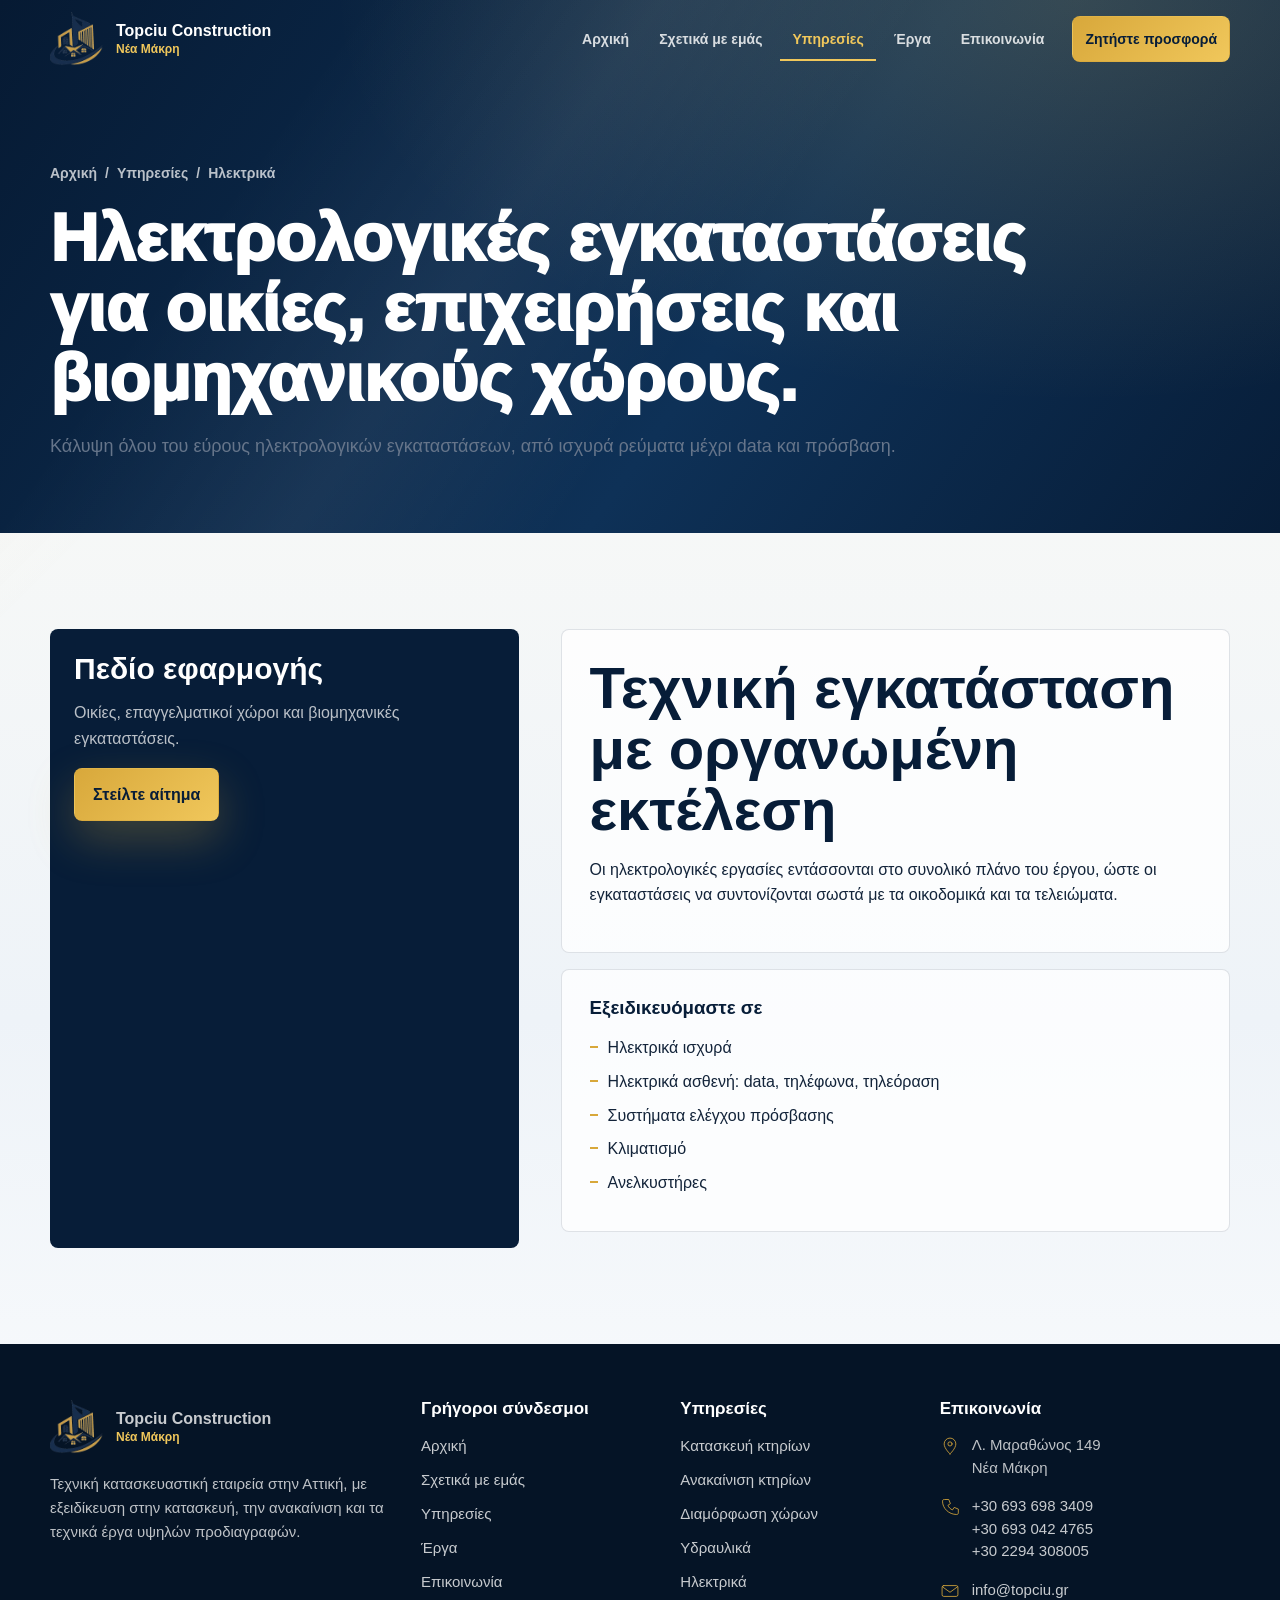
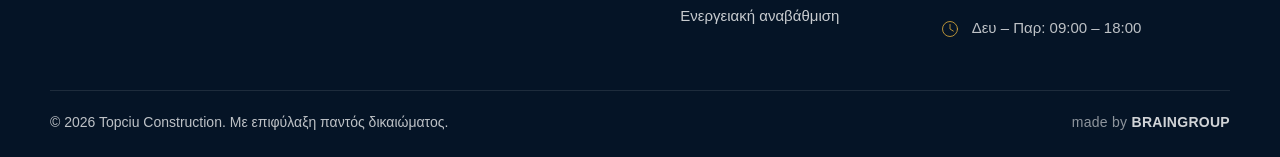
<file: ilektrika.html>
<!doctype html>
<html lang="el">
<head>
  <meta charset="utf-8"><meta name="viewport" content="width=device-width, initial-scale=1">
  <title>Ηλεκτρικά και ηλεκτρολογικές εγκαταστάσεις | Topciu Construction</title>
  <meta name="description" content="Ηλεκτρολογικές εγκαταστάσεις από την Topciu Construction για οικίες, επαγγελματικούς χώρους και βιομηχανικές εγκαταστάσεις. Ισχυρά, ασθενή ρεύματα και πρόσβαση.">
  <link rel="canonical" href="https://topciu-construction.gr/ilektrika.html">
  <meta property="og:title" content="Ηλεκτρικά | Topciu Construction"><meta property="og:description" content="Ηλεκτρολογικές υπηρεσίες για κατοικίες, επιχειρήσεις και βιομηχανικούς χώρους."><meta property="og:image" content="https://topciu-construction.gr/assets/topciu-new-logo.png">
  <link rel="icon" href="favicon.ico" sizes="any">
  <link rel="icon" type="image/png" sizes="32x32" href="assets/favicon-32.png">
  <link rel="icon" type="image/png" sizes="16x16" href="assets/favicon-16.png">
  <link rel="apple-touch-icon" sizes="180x180" href="assets/apple-touch-icon.png">
  <meta name="theme-color" content="#071d38">
  <link rel="stylesheet" href="styles.css">
  <script type="application/ld+json">{"@context":"https://schema.org","@type":"Service","name":"Ηλεκτρικά","provider":{"@type":"LocalBusiness","name":"Topciu Construction"},"serviceType":"Ηλεκτρολογικές εγκαταστάσεις"}</script>
</head>
<body><div class="site-shell"><header class="site-header"><div class="container nav-wrap"><a class="brand" href="index.html" aria-label="Topciu Construction αρχική"><img src="assets/topciu-logo-mark.png" alt="Topciu Construction logo" width="54" height="54"><span>Topciu Construction<small>Νέα Μάκρη</small></span></a><button class="menu-toggle" type="button" aria-label="Άνοιγμα μενού" aria-expanded="false">☰</button><nav class="main-nav" aria-label="Κύρια πλοήγηση"><a href="index.html">Αρχική</a><a href="index.html#etaireia">Σχετικά με εμάς</a><a href="ypiresies.html" aria-current="page">Υπηρεσίες</a><a href="erga.html">Έργα</a><a href="epikoinonia.html">Επικοινωνία</a><a href="epikoinonia.html" class="nav-cta">Ζητήστε προσφορά</a></nav></div></header>
<main><section class="page-hero"><div class="container"><div class="breadcrumb"><a href="index.html">Αρχική</a><span>/</span><a href="ypiresies.html">Υπηρεσίες</a><span>/</span><span>Ηλεκτρικά</span></div><h1>Ηλεκτρολογικές εγκαταστάσεις για οικίες, επιχειρήσεις και βιομηχανικούς χώρους.</h1><p class="lead">Κάλυψη όλου του εύρους ηλεκτρολογικών εγκαταστάσεων, από ισχυρά ρεύματα μέχρι data και πρόσβαση.</p></div></section>
<section class="section"><div class="container detail-grid"><aside class="fact-panel reveal"><h2>Πεδίο εφαρμογής</h2><p>Οικίες, επαγγελματικοί χώροι και βιομηχανικές εγκαταστάσεις.</p><a class="button button-primary" href="epikoinonia.html">Στείλτε αίτημα</a></aside><div><div class="content-block reveal"><h2>Τεχνική εγκατάσταση με οργανωμένη εκτέλεση</h2><p>Οι ηλεκτρολογικές εργασίες εντάσσονται στο συνολικό πλάνο του έργου, ώστε οι εγκαταστάσεις να συντονίζονται σωστά με τα οικοδομικά και τα τελειώματα.</p></div><div class="content-block reveal"><h3>Εξειδικευόμαστε σε</h3><ul class="check-list"><li>Ηλεκτρικά ισχυρά</li><li>Ηλεκτρικά ασθενή: data, τηλέφωνα, τηλεόραση</li><li>Συστήματα ελέγχου πρόσβασης</li><li>Κλιματισμό</li><li>Ανελκυστήρες</li></ul></div></div></div></section></main>
<footer class="footer">
      <div class="container footer-grid">
        <div class="footer-brand">
          <a class="brand" href="index.html">
            <img src="assets/topciu-logo-mark.png" alt="Topciu Construction logo" width="54" height="54">
            <span>Topciu Construction<small>Νέα Μάκρη</small></span>
          </a>
          <p>Τεχνική κατασκευαστική εταιρεία στην Αττική, με εξειδίκευση στην κατασκευή, την ανακαίνιση και τα τεχνικά έργα υψηλών προδιαγραφών.</p>
        </div>
        <div>
          <h3>Γρήγοροι σύνδεσμοι</h3>
          <ul class="footer-list">
            <li><a href="index.html">Αρχική</a></li>
            <li><a href="index.html#etaireia">Σχετικά με εμάς</a></li>
            <li><a href="ypiresies.html">Υπηρεσίες</a></li>
            <li><a href="erga.html">Έργα</a></li>
            <li><a href="epikoinonia.html">Επικοινωνία</a></li>
          </ul>
        </div>
        <div>
          <h3>Υπηρεσίες</h3>
          <ul class="footer-list">
            <li><a href="ypiresies.html">Κατασκευή κτηρίων</a></li>
            <li><a href="anakainiseis.html">Ανακαίνιση κτηρίων</a></li>
            <li><a href="exoterikoi-xoroi.html">Διαμόρφωση χώρων</a></li>
            <li><a href="ydravlika.html">Υδραυλικά</a></li>
            <li><a href="ilektrika.html">Ηλεκτρικά</a></li>
            <li><a href="ypiresies.html">Ενεργειακή αναβάθμιση</a></li>
          </ul>
        </div>
        <div>
          <h3>Επικοινωνία</h3>
          <ul class="footer-list contact-list">
            <li>
              <svg class="ico" viewBox="0 0 48 48" aria-hidden="true"><path d="M24 43s14-13 14-24a14 14 0 1 0-28 0c0 11 14 24 14 24Z"/><circle cx="24" cy="19" r="5"/></svg>
              <span>Λ. Μαραθώνος 149<br>Νέα Μάκρη</span>
            </li>
            <li>
              <svg class="ico" viewBox="0 0 48 48" aria-hidden="true"><path d="M12 6h9l4 10-6 4c2 5 6 9 11 11l4-6 10 4v9c0 2-1 4-4 4C21 42 6 27 6 10c0-3 2-4 4-4Z"/></svg>
              <span><a href="tel:+306936983409">+30 693 698 3409</a><br><a href="tel:+306930424765">+30 693 042 4765</a><br><a href="tel:+302294308005">+30 2294 308005</a></span>
            </li>
            <li>
              <svg class="ico" viewBox="0 0 48 48" aria-hidden="true"><rect x="5" y="11" width="38" height="26" rx="4"/><path d="M6 14l18 13L42 14"/></svg>
              <span><a href="mailto:info@topciu.gr">info@topciu.gr</a></span>
            </li>
            <li>
              <svg class="ico" viewBox="0 0 48 48" aria-hidden="true"><circle cx="24" cy="24" r="18"/><path d="M24 13v11l8 5"/></svg>
              <span>Δευ – Παρ: 09:00 – 18:00</span>
            </li>
          </ul>
        </div>
      </div>
      <div class="container copyright">
        <span>© 2026 Topciu Construction. Με επιφύλαξη παντός δικαιώματος.</span>
        <span class="footer-credit">made by <a href="https://braingroup.tech" target="_blank" rel="noopener">BRAINGROUP</a></span>
      </div>
    </footer></div><script src="script.js"></script></body></html>
</file>
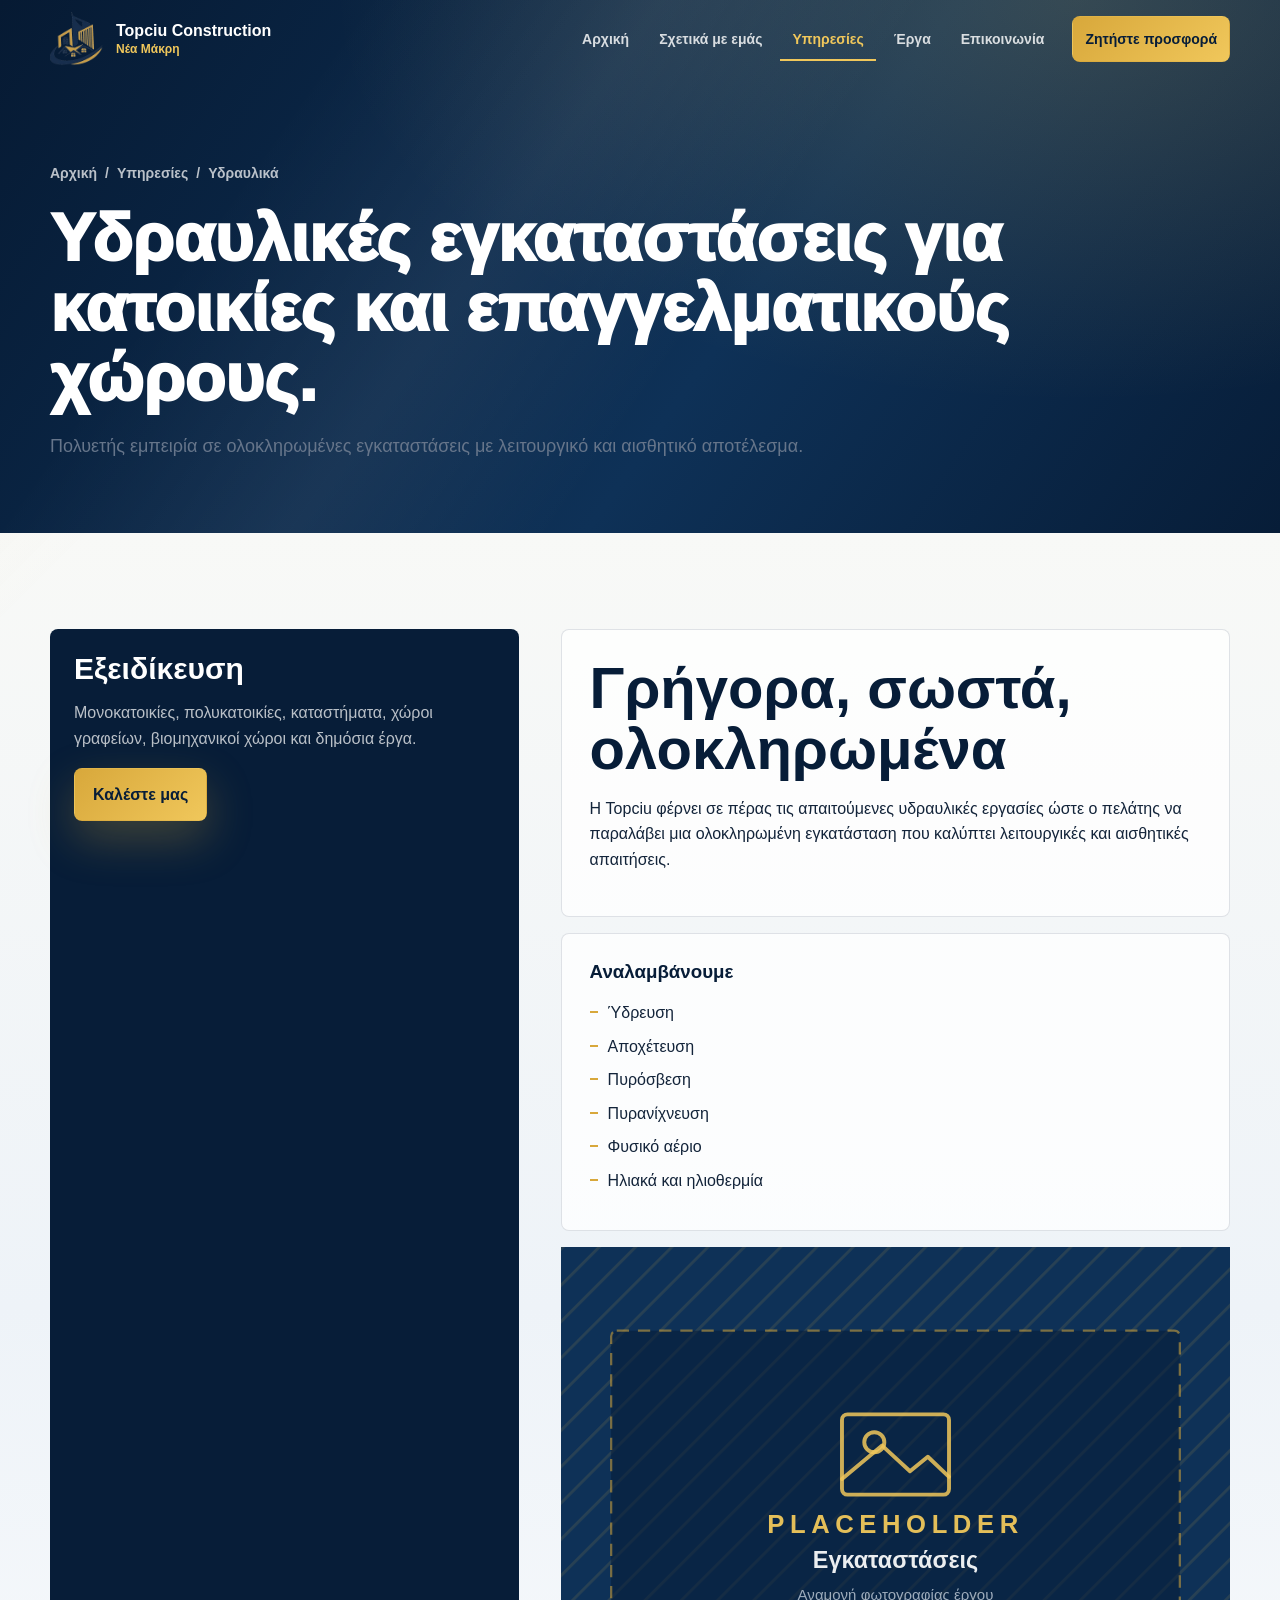
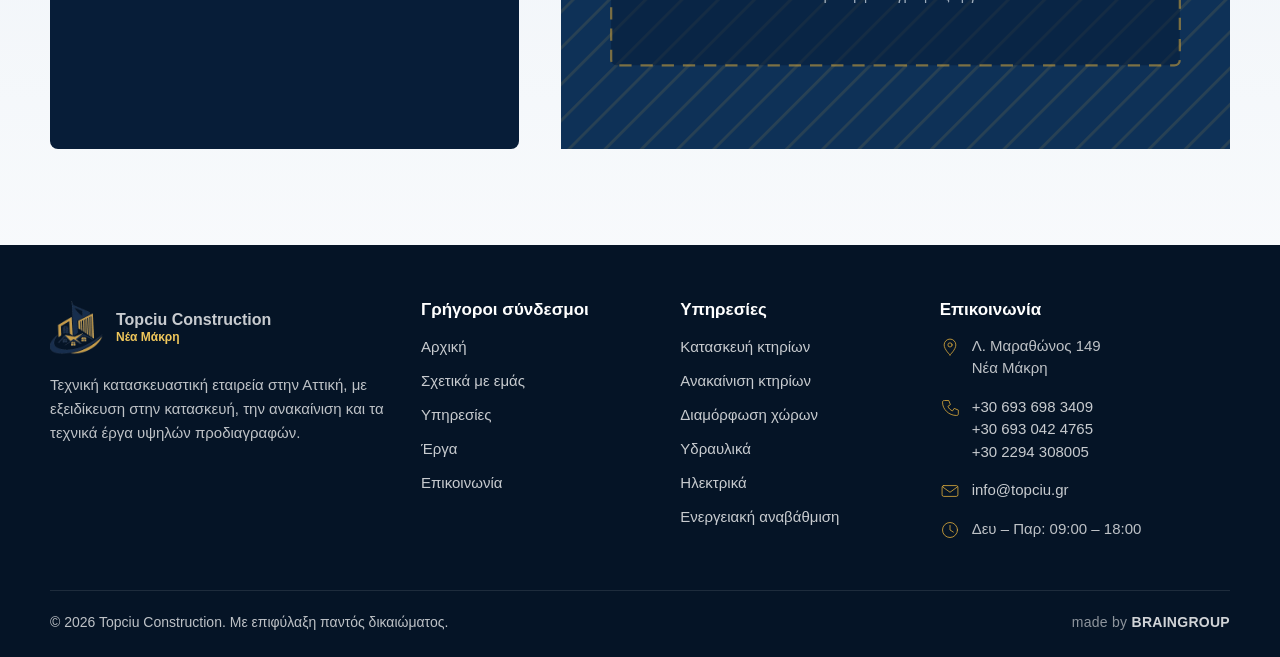
<file: ydravlika.html>
<!doctype html>
<html lang="el">
<head>
  <meta charset="utf-8"><meta name="viewport" content="width=device-width, initial-scale=1">
  <title>Υδραυλικά και υδραυλικές εγκαταστάσεις | Topciu Construction</title>
  <meta name="description" content="Υδραυλικές εγκαταστάσεις για κατοικίες, πολυκατοικίες, καταστήματα, γραφεία, βιομηχανικούς χώρους και δημόσια έργα. Ύδρευση, αποχέτευση, πυρόσβεση, φυσικό αέριο.">
  <link rel="canonical" href="https://topciu-construction.gr/ydravlika.html">
  <meta property="og:title" content="Υδραυλικά | Topciu Construction"><meta property="og:description" content="Ολοκληρωμένες υδραυλικές εγκαταστάσεις γρήγορα και σωστά."><meta property="og:image" content="https://topciu-construction.gr/assets/project-systems.jpg">
  <link rel="icon" href="favicon.ico" sizes="any">
  <link rel="icon" type="image/png" sizes="32x32" href="assets/favicon-32.png">
  <link rel="icon" type="image/png" sizes="16x16" href="assets/favicon-16.png">
  <link rel="apple-touch-icon" sizes="180x180" href="assets/apple-touch-icon.png">
  <meta name="theme-color" content="#071d38">
  <link rel="stylesheet" href="styles.css">
  <script type="application/ld+json">{"@context":"https://schema.org","@type":"Service","name":"Υδραυλικά","provider":{"@type":"LocalBusiness","name":"Topciu Construction"},"serviceType":"Υδραυλικές εγκαταστάσεις"}</script>
</head>
<body><div class="site-shell"><header class="site-header"><div class="container nav-wrap"><a class="brand" href="index.html" aria-label="Topciu Construction αρχική"><img src="assets/topciu-logo-mark.png" alt="Topciu Construction logo" width="54" height="54"><span>Topciu Construction<small>Νέα Μάκρη</small></span></a><button class="menu-toggle" type="button" aria-label="Άνοιγμα μενού" aria-expanded="false">☰</button><nav class="main-nav" aria-label="Κύρια πλοήγηση"><a href="index.html">Αρχική</a><a href="index.html#etaireia">Σχετικά με εμάς</a><a href="ypiresies.html" aria-current="page">Υπηρεσίες</a><a href="erga.html">Έργα</a><a href="epikoinonia.html">Επικοινωνία</a><a href="epikoinonia.html" class="nav-cta">Ζητήστε προσφορά</a></nav></div></header>
<main><section class="page-hero"><div class="container"><div class="breadcrumb"><a href="index.html">Αρχική</a><span>/</span><a href="ypiresies.html">Υπηρεσίες</a><span>/</span><span>Υδραυλικά</span></div><h1>Υδραυλικές εγκαταστάσεις για κατοικίες και επαγγελματικούς χώρους.</h1><p class="lead">Πολυετής εμπειρία σε ολοκληρωμένες εγκαταστάσεις με λειτουργικό και αισθητικό αποτέλεσμα.</p></div></section>
<section class="section"><div class="container detail-grid"><aside class="fact-panel reveal"><h2>Εξειδίκευση</h2><p>Μονοκατοικίες, πολυκατοικίες, καταστήματα, χώροι γραφείων, βιομηχανικοί χώροι και δημόσια έργα.</p><a class="button button-primary" href="tel:+306936983409">Καλέστε μας</a></aside><div><div class="content-block reveal"><h2>Γρήγορα, σωστά, ολοκληρωμένα</h2><p>Η Topciu φέρνει σε πέρας τις απαιτούμενες υδραυλικές εργασίες ώστε ο πελάτης να παραλάβει μια ολοκληρωμένη εγκατάσταση που καλύπτει λειτουργικές και αισθητικές απαιτήσεις.</p></div><div class="content-block reveal"><h3>Αναλαμβάνουμε</h3><ul class="check-list"><li>Ύδρευση</li><li>Αποχέτευση</li><li>Πυρόσβεση</li><li>Πυρανίχνευση</li><li>Φυσικό αέριο</li><li>Ηλιακά και ηλιοθερμία</li></ul></div><img class="reveal" src="assets/placeholder-systems.svg" alt="Υδραυλικές εργασίες Topciu Construction" loading="lazy"></div></div></section></main>
<footer class="footer">
      <div class="container footer-grid">
        <div class="footer-brand">
          <a class="brand" href="index.html">
            <img src="assets/topciu-logo-mark.png" alt="Topciu Construction logo" width="54" height="54">
            <span>Topciu Construction<small>Νέα Μάκρη</small></span>
          </a>
          <p>Τεχνική κατασκευαστική εταιρεία στην Αττική, με εξειδίκευση στην κατασκευή, την ανακαίνιση και τα τεχνικά έργα υψηλών προδιαγραφών.</p>
        </div>
        <div>
          <h3>Γρήγοροι σύνδεσμοι</h3>
          <ul class="footer-list">
            <li><a href="index.html">Αρχική</a></li>
            <li><a href="index.html#etaireia">Σχετικά με εμάς</a></li>
            <li><a href="ypiresies.html">Υπηρεσίες</a></li>
            <li><a href="erga.html">Έργα</a></li>
            <li><a href="epikoinonia.html">Επικοινωνία</a></li>
          </ul>
        </div>
        <div>
          <h3>Υπηρεσίες</h3>
          <ul class="footer-list">
            <li><a href="ypiresies.html">Κατασκευή κτηρίων</a></li>
            <li><a href="anakainiseis.html">Ανακαίνιση κτηρίων</a></li>
            <li><a href="exoterikoi-xoroi.html">Διαμόρφωση χώρων</a></li>
            <li><a href="ydravlika.html">Υδραυλικά</a></li>
            <li><a href="ilektrika.html">Ηλεκτρικά</a></li>
            <li><a href="ypiresies.html">Ενεργειακή αναβάθμιση</a></li>
          </ul>
        </div>
        <div>
          <h3>Επικοινωνία</h3>
          <ul class="footer-list contact-list">
            <li>
              <svg class="ico" viewBox="0 0 48 48" aria-hidden="true"><path d="M24 43s14-13 14-24a14 14 0 1 0-28 0c0 11 14 24 14 24Z"/><circle cx="24" cy="19" r="5"/></svg>
              <span>Λ. Μαραθώνος 149<br>Νέα Μάκρη</span>
            </li>
            <li>
              <svg class="ico" viewBox="0 0 48 48" aria-hidden="true"><path d="M12 6h9l4 10-6 4c2 5 6 9 11 11l4-6 10 4v9c0 2-1 4-4 4C21 42 6 27 6 10c0-3 2-4 4-4Z"/></svg>
              <span><a href="tel:+306936983409">+30 693 698 3409</a><br><a href="tel:+306930424765">+30 693 042 4765</a><br><a href="tel:+302294308005">+30 2294 308005</a></span>
            </li>
            <li>
              <svg class="ico" viewBox="0 0 48 48" aria-hidden="true"><rect x="5" y="11" width="38" height="26" rx="4"/><path d="M6 14l18 13L42 14"/></svg>
              <span><a href="mailto:info@topciu.gr">info@topciu.gr</a></span>
            </li>
            <li>
              <svg class="ico" viewBox="0 0 48 48" aria-hidden="true"><circle cx="24" cy="24" r="18"/><path d="M24 13v11l8 5"/></svg>
              <span>Δευ – Παρ: 09:00 – 18:00</span>
            </li>
          </ul>
        </div>
      </div>
      <div class="container copyright">
        <span>© 2026 Topciu Construction. Με επιφύλαξη παντός δικαιώματος.</span>
        <span class="footer-credit">made by <a href="https://braingroup.tech" target="_blank" rel="noopener">BRAINGROUP</a></span>
      </div>
    </footer></div><script src="script.js"></script></body></html>
</file>
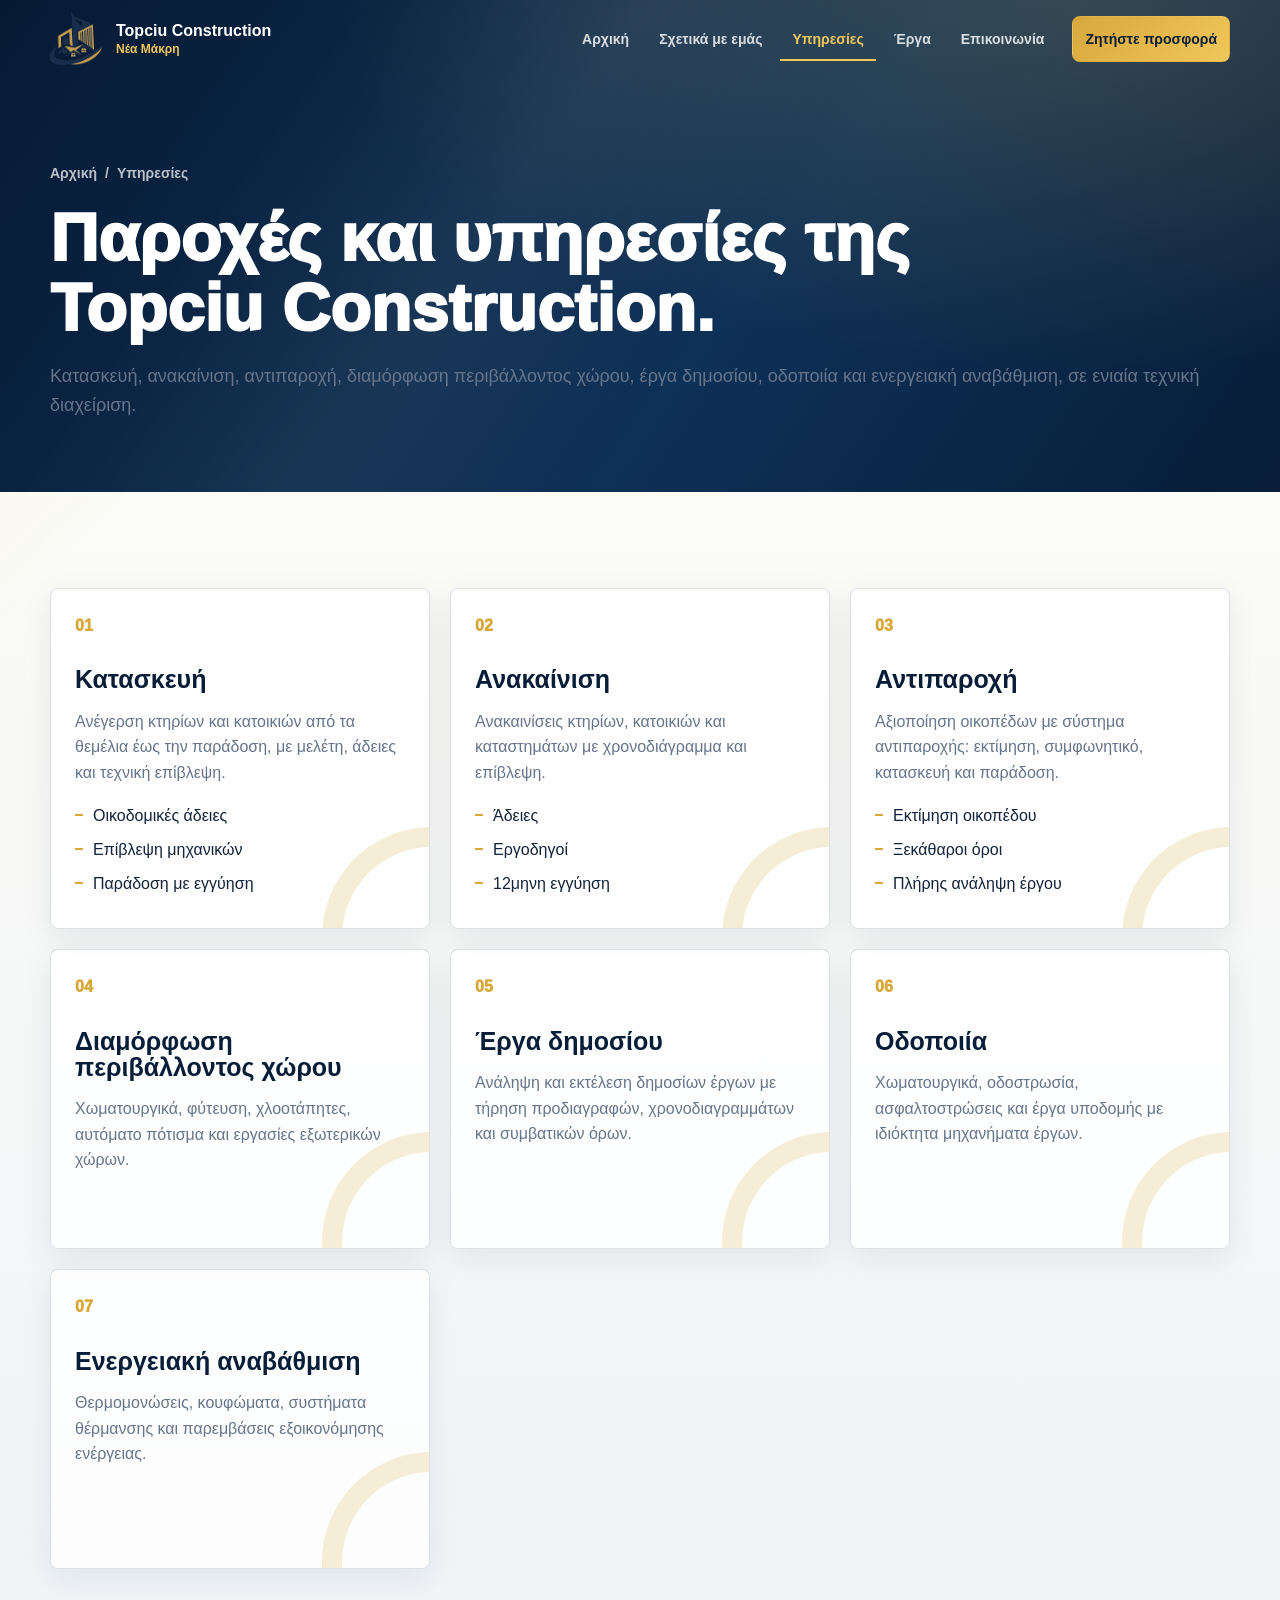
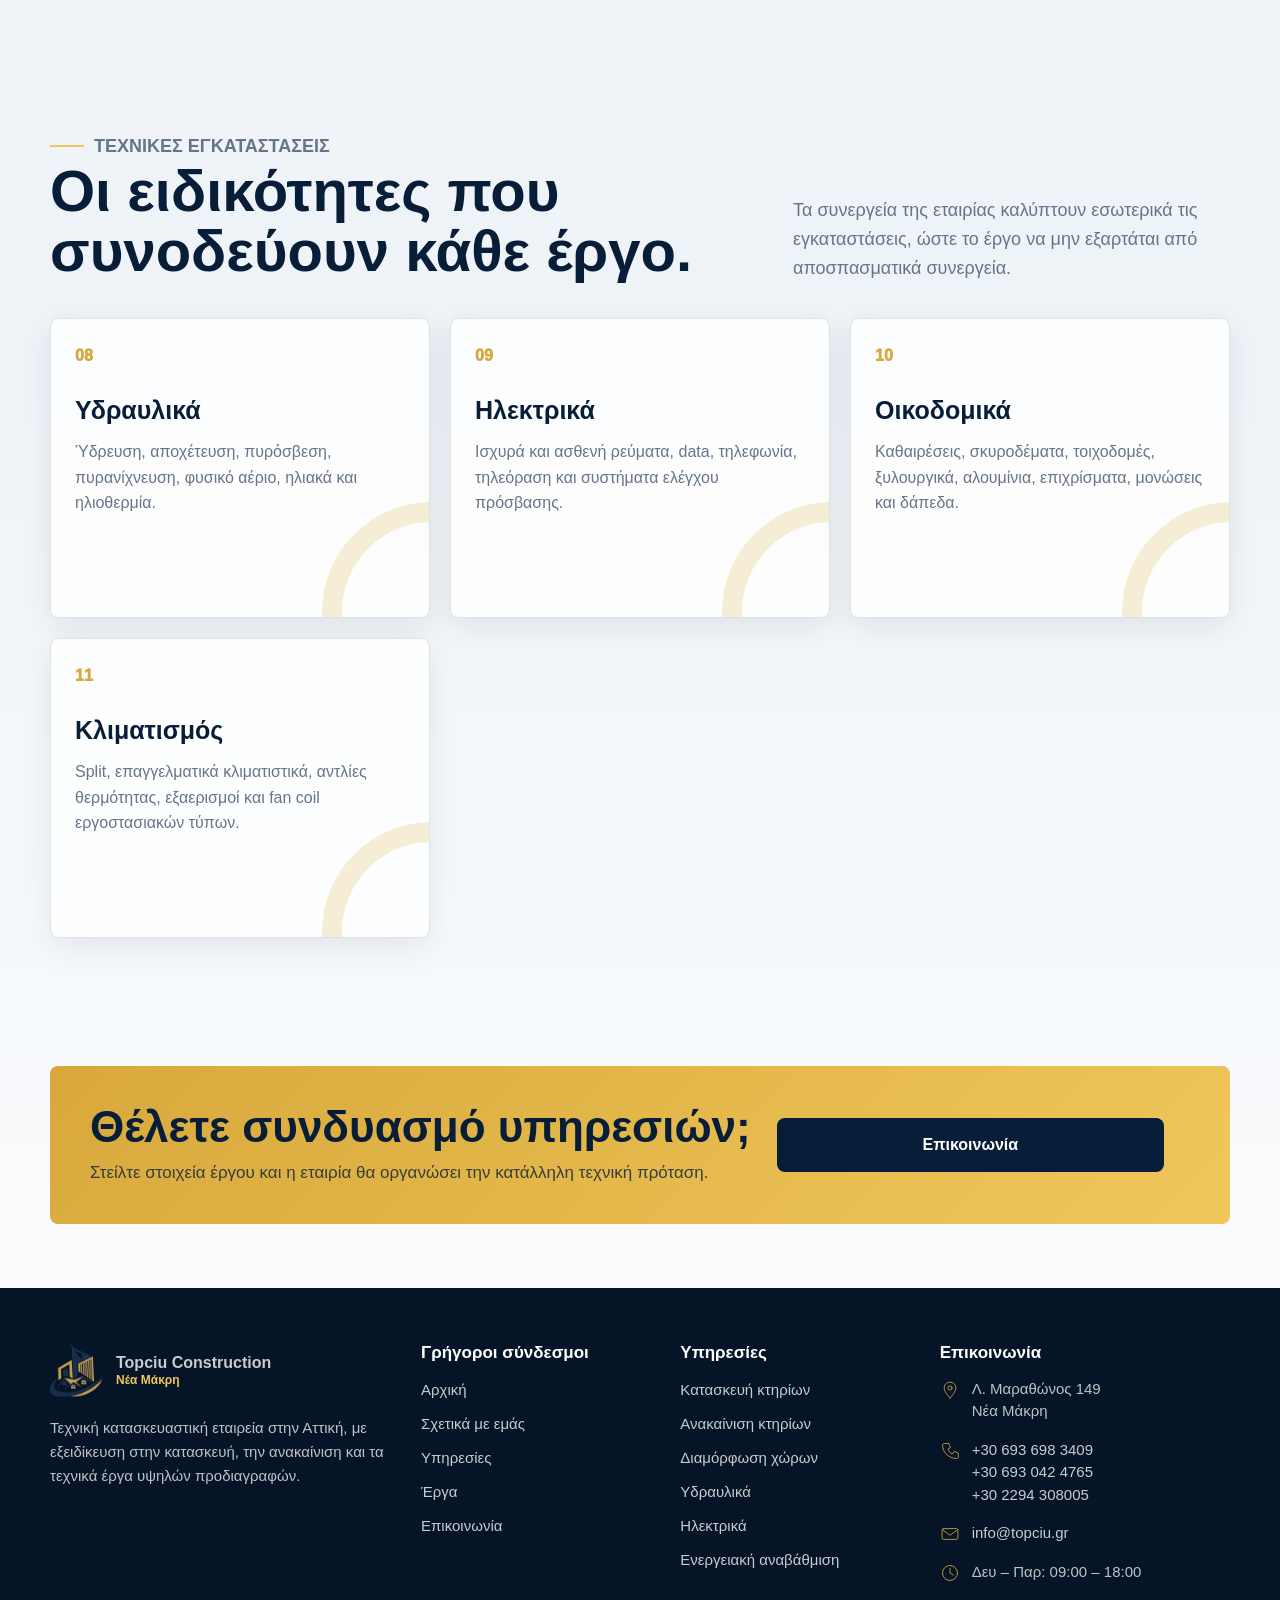
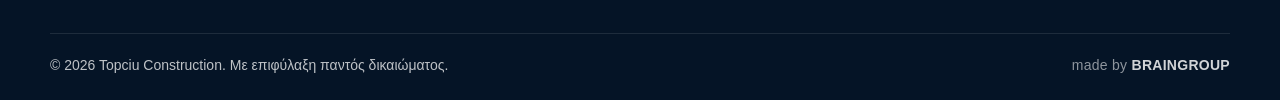
<file: ypiresies.html>
<!doctype html>
<html lang="el">
<head>
  <meta charset="utf-8">
  <meta name="viewport" content="width=device-width, initial-scale=1">
  <title>Υπηρεσίες κατασκευών και ανακαινίσεων | Topciu Construction</title>
  <meta name="description" content="Υπηρεσίες Topciu Construction: κατασκευή, ανακαίνιση, αντιπαροχή, διαμόρφωση περιβάλλοντος χώρου, έργα δημοσίου, οδοποιία και ενεργειακή αναβάθμιση.">
  <link rel="canonical" href="https://topciu-construction.gr/ypiresies.html">
  <meta property="og:title" content="Υπηρεσίες Topciu Construction">
  <meta property="og:description" content="Ολοκληρωμένες τεχνικές υπηρεσίες για κατοικίες, καταστήματα και επαγγελματικούς χώρους.">
  <meta property="og:image" content="https://topciu-construction.gr/assets/topciu-new-logo.png">
  <link rel="icon" href="favicon.ico" sizes="any">
  <link rel="icon" type="image/png" sizes="32x32" href="assets/favicon-32.png">
  <link rel="icon" type="image/png" sizes="16x16" href="assets/favicon-16.png">
  <link rel="apple-touch-icon" sizes="180x180" href="assets/apple-touch-icon.png">
  <meta name="theme-color" content="#071d38">
  <link rel="stylesheet" href="styles.css">
  <script type="application/ld+json">
  {"@context":"https://schema.org","@type":"ItemList","name":"Υπηρεσίες Topciu Construction","itemListElement":[{"@type":"Service","name":"Κατασκευή"},{"@type":"Service","name":"Ανακαίνιση"},{"@type":"Service","name":"Αντιπαροχή"},{"@type":"Service","name":"Διαμόρφωση περιβάλλοντος χώρου"},{"@type":"Service","name":"Έργα δημοσίου"},{"@type":"Service","name":"Οδοποιία"},{"@type":"Service","name":"Ενεργειακή αναβάθμιση"}]}
  </script>
</head>
<body>
  <div class="site-shell">
    <header class="site-header"><div class="container nav-wrap"><a class="brand" href="index.html" aria-label="Topciu Construction αρχική"><img src="assets/topciu-logo-mark.png" alt="Topciu Construction logo" width="54" height="54"><span>Topciu Construction<small>Νέα Μάκρη</small></span></a><button class="menu-toggle" type="button" aria-label="Άνοιγμα μενού" aria-expanded="false">☰</button><nav class="main-nav" aria-label="Κύρια πλοήγηση"><a href="index.html">Αρχική</a><a href="index.html#etaireia">Σχετικά με εμάς</a><a href="ypiresies.html" aria-current="page">Υπηρεσίες</a><a href="erga.html">Έργα</a><a href="epikoinonia.html">Επικοινωνία</a><a href="epikoinonia.html" class="nav-cta">Ζητήστε προσφορά</a></nav></div></header>
    <main>
      <section class="page-hero"><div class="container"><div class="breadcrumb"><a href="index.html">Αρχική</a><span>/</span><span>Υπηρεσίες</span></div><h1>Παροχές και υπηρεσίες της Topciu Construction.</h1><p class="lead">Κατασκευή, ανακαίνιση, αντιπαροχή, διαμόρφωση περιβάλλοντος χώρου, έργα δημοσίου, οδοποιία και ενεργειακή αναβάθμιση, σε ενιαία τεχνική διαχείριση.</p></div></section>
      <section class="section"><div class="container service-grid">
        <article class="service-card reveal" data-tilt><span class="num">01</span><h3>Κατασκευή</h3><p>Ανέγερση κτηρίων και κατοικιών από τα θεμέλια έως την παράδοση, με μελέτη, άδειες και τεχνική επίβλεψη.</p><ul><li>Οικοδομικές άδειες</li><li>Επίβλεψη μηχανικών</li><li>Παράδοση με εγγύηση</li></ul></article>
        <article class="service-card reveal" data-tilt><span class="num">02</span><h3><a href="anakainiseis.html">Ανακαίνιση</a></h3><p>Ανακαινίσεις κτηρίων, κατοικιών και καταστημάτων με χρονοδιάγραμμα και επίβλεψη.</p><ul><li>Άδειες</li><li>Εργοδηγοί</li><li>12μηνη εγγύηση</li></ul></article>
        <article class="service-card reveal" data-tilt><span class="num">03</span><h3>Αντιπαροχή</h3><p>Αξιοποίηση οικοπέδων με σύστημα αντιπαροχής: εκτίμηση, συμφωνητικό, κατασκευή και παράδοση.</p><ul><li>Εκτίμηση οικοπέδου</li><li>Ξεκάθαροι όροι</li><li>Πλήρης ανάληψη έργου</li></ul></article>
        <article class="service-card reveal" data-tilt><span class="num">04</span><h3><a href="exoterikoi-xoroi.html">Διαμόρφωση περιβάλλοντος χώρου</a></h3><p>Χωματουργικά, φύτευση, χλοοτάπητες, αυτόματο πότισμα και εργασίες εξωτερικών χώρων.</p></article>
        <article class="service-card reveal" data-tilt><span class="num">05</span><h3>Έργα δημοσίου</h3><p>Ανάληψη και εκτέλεση δημοσίων έργων με τήρηση προδιαγραφών, χρονοδιαγραμμάτων και συμβατικών όρων.</p></article>
        <article class="service-card reveal" data-tilt><span class="num">06</span><h3>Οδοποιία</h3><p>Χωματουργικά, οδοστρωσία, ασφαλτοστρώσεις και έργα υποδομής με ιδιόκτητα μηχανήματα έργων.</p></article>
        <article class="service-card reveal" data-tilt><span class="num">07</span><h3>Ενεργειακή αναβάθμιση</h3><p>Θερμομονώσεις, κουφώματα, συστήματα θέρμανσης και παρεμβάσεις εξοικονόμησης ενέργειας.</p></article>
      </div></section>
      <section class="section section-tight"><div class="container">
        <div class="section-head reveal"><div><p class="eyebrow">Τεχνικές εγκαταστάσεις</p><h2>Οι ειδικότητες που συνοδεύουν κάθε έργο.</h2></div><p>Τα συνεργεία της εταιρίας καλύπτουν εσωτερικά τις εγκαταστάσεις, ώστε το έργο να μην εξαρτάται από αποσπασματικά συνεργεία.</p></div>
        <div class="service-grid">
          <article class="service-card reveal" data-tilt><span class="num">08</span><h3><a href="ydravlika.html">Υδραυλικά</a></h3><p>Ύδρευση, αποχέτευση, πυρόσβεση, πυρανίχνευση, φυσικό αέριο, ηλιακά και ηλιοθερμία.</p></article>
          <article class="service-card reveal" data-tilt><span class="num">09</span><h3><a href="ilektrika.html">Ηλεκτρικά</a></h3><p>Ισχυρά και ασθενή ρεύματα, data, τηλεφωνία, τηλεόραση και συστήματα ελέγχου πρόσβασης.</p></article>
          <article class="service-card reveal" data-tilt><span class="num">10</span><h3>Οικοδομικά</h3><p>Καθαιρέσεις, σκυροδέματα, τοιχοδομές, ξυλουργικά, αλουμίνια, επιχρίσματα, μονώσεις και δάπεδα.</p></article>
          <article class="service-card reveal" data-tilt><span class="num">11</span><h3>Κλιματισμός</h3><p>Split, επαγγελματικά κλιματιστικά, αντλίες θερμότητας, εξαερισμοί και fan coil εργοστασιακών τύπων.</p></article>
        </div>
      </div></section>
      <section class="section section-tight"><div class="container"><div class="cta-band reveal"><div><h2>Θέλετε συνδυασμό υπηρεσιών;</h2><p>Στείλτε στοιχεία έργου και η εταιρία θα οργανώσει την κατάλληλη τεχνική πρόταση.</p></div><a class="button button-dark" href="epikoinonia.html">Επικοινωνία</a></div></div></section>
    </main>
    <footer class="footer">
      <div class="container footer-grid">
        <div class="footer-brand">
          <a class="brand" href="index.html">
            <img src="assets/topciu-logo-mark.png" alt="Topciu Construction logo" width="54" height="54">
            <span>Topciu Construction<small>Νέα Μάκρη</small></span>
          </a>
          <p>Τεχνική κατασκευαστική εταιρεία στην Αττική, με εξειδίκευση στην κατασκευή, την ανακαίνιση και τα τεχνικά έργα υψηλών προδιαγραφών.</p>
        </div>
        <div>
          <h3>Γρήγοροι σύνδεσμοι</h3>
          <ul class="footer-list">
            <li><a href="index.html">Αρχική</a></li>
            <li><a href="index.html#etaireia">Σχετικά με εμάς</a></li>
            <li><a href="ypiresies.html">Υπηρεσίες</a></li>
            <li><a href="erga.html">Έργα</a></li>
            <li><a href="epikoinonia.html">Επικοινωνία</a></li>
          </ul>
        </div>
        <div>
          <h3>Υπηρεσίες</h3>
          <ul class="footer-list">
            <li><a href="ypiresies.html">Κατασκευή κτηρίων</a></li>
            <li><a href="anakainiseis.html">Ανακαίνιση κτηρίων</a></li>
            <li><a href="exoterikoi-xoroi.html">Διαμόρφωση χώρων</a></li>
            <li><a href="ydravlika.html">Υδραυλικά</a></li>
            <li><a href="ilektrika.html">Ηλεκτρικά</a></li>
            <li><a href="ypiresies.html">Ενεργειακή αναβάθμιση</a></li>
          </ul>
        </div>
        <div>
          <h3>Επικοινωνία</h3>
          <ul class="footer-list contact-list">
            <li>
              <svg class="ico" viewBox="0 0 48 48" aria-hidden="true"><path d="M24 43s14-13 14-24a14 14 0 1 0-28 0c0 11 14 24 14 24Z"/><circle cx="24" cy="19" r="5"/></svg>
              <span>Λ. Μαραθώνος 149<br>Νέα Μάκρη</span>
            </li>
            <li>
              <svg class="ico" viewBox="0 0 48 48" aria-hidden="true"><path d="M12 6h9l4 10-6 4c2 5 6 9 11 11l4-6 10 4v9c0 2-1 4-4 4C21 42 6 27 6 10c0-3 2-4 4-4Z"/></svg>
              <span><a href="tel:+306936983409">+30 693 698 3409</a><br><a href="tel:+306930424765">+30 693 042 4765</a><br><a href="tel:+302294308005">+30 2294 308005</a></span>
            </li>
            <li>
              <svg class="ico" viewBox="0 0 48 48" aria-hidden="true"><rect x="5" y="11" width="38" height="26" rx="4"/><path d="M6 14l18 13L42 14"/></svg>
              <span><a href="mailto:info@topciu.gr">info@topciu.gr</a></span>
            </li>
            <li>
              <svg class="ico" viewBox="0 0 48 48" aria-hidden="true"><circle cx="24" cy="24" r="18"/><path d="M24 13v11l8 5"/></svg>
              <span>Δευ – Παρ: 09:00 – 18:00</span>
            </li>
          </ul>
        </div>
      </div>
      <div class="container copyright">
        <span>© 2026 Topciu Construction. Με επιφύλαξη παντός δικαιώματος.</span>
        <span class="footer-credit">made by <a href="https://braingroup.tech" target="_blank" rel="noopener">BRAINGROUP</a></span>
      </div>
    </footer>
  </div><script src="script.js"></script>
</body>
</html>
</file>
<file: styles.css>
:root {
  --navy: #071d38;
  --navy-2: #0e3157;
  --ink: #13243a;
  --gold: #d8a83b;
  --gold-2: #f0c75b;
  --steel: #dce4ee;
  --paper: #f8f6ef;
  --white: #ffffff;
  --muted: #66758a;
  --line: rgba(7, 29, 56, 0.12);
  --shadow: 0 24px 80px rgba(7, 29, 56, 0.16);
  --radius: 8px;
  --max: 1180px;
}

* {
  box-sizing: border-box;
}

html {
  scroll-behavior: smooth;
}

body {
  margin: 0;
  color: var(--ink);
  background: var(--paper);
  font-family: Inter, "Segoe UI", Roboto, Arial, sans-serif;
  line-height: 1.6;
  overflow-x: hidden;
}

body.menu-open {
  overflow: hidden;
}

img {
  max-width: 100%;
  display: block;
}

a {
  color: inherit;
  text-decoration: none;
}

.site-shell {
  overflow: hidden;
  max-width: 100vw;
  background:
    linear-gradient(135deg, rgba(216, 168, 59, 0.08), transparent 28rem),
    linear-gradient(180deg, #fffdf6 0%, #eef3f8 58%, #ffffff 100%);
}

.container {
  width: min(var(--max), calc(100% - 40px));
  margin: 0 auto;
}

.skip-link {
  position: absolute;
  top: -48px;
  left: 16px;
  z-index: 100;
  padding: 10px 14px;
  background: var(--navy);
  color: var(--white);
}

.skip-link:focus {
  top: 16px;
}

.site-header {
  position: fixed;
  top: 0;
  right: 0;
  left: 0;
  z-index: 50;
  border-bottom: 1px solid transparent;
  background: transparent;
  transition: background 260ms ease, border-color 260ms ease, backdrop-filter 260ms ease;
}

/* once the hero is behind you the bar needs its own ground again */
.site-header.is-scrolled,
body.menu-open .site-header {
  border-bottom-color: rgba(255, 255, 255, 0.16);
  background: rgba(7, 29, 56, 0.86);
  backdrop-filter: blur(18px);
}

.nav-wrap {
  display: flex;
  align-items: center;
  justify-content: space-between;
  min-height: 78px;
  gap: 24px;
}

.brand {
  display: inline-flex;
  align-items: center;
  gap: 12px;
  color: var(--white);
  font-weight: 900;
  letter-spacing: 0;
}

.brand img {
  width: 54px;
  height: 54px;
  object-fit: contain;
}

.brand span {
  display: block;
  line-height: 1.1;
}

.brand small {
  display: block;
  margin-top: 3px;
  color: var(--gold-2);
  font-size: 12px;
  font-weight: 800;
}

.main-nav {
  display: flex;
  align-items: center;
  gap: 6px;
}

.main-nav a {
  color: rgba(255, 255, 255, 0.82);
  padding: 11px 12px;
  border-radius: 8px;
  font-size: 14px;
  font-weight: 800;
}

.main-nav a:hover,
.main-nav a[aria-current="page"] {
  color: var(--gold-2);
  background: transparent;
}

/* the current page is marked with a rule, not a filled chip */
.main-nav a[aria-current="page"] {
  box-shadow: inset 0 -2px 0 var(--gold-2);
  border-radius: 0;
}

.nav-cta {
  border: 1px solid rgba(240, 199, 91, 0.65);
  color: var(--gold-2) !important;
}

.menu-toggle {
  display: none;
  width: 46px;
  height: 46px;
  border: 1px solid rgba(255, 255, 255, 0.18);
  background: rgba(255, 255, 255, 0.08);
  color: var(--white);
  border-radius: 8px;
  font-size: 24px;
}

.hero {
  position: relative;
  min-height: calc(100vh - 78px);
  padding: 92px 0 56px;
  color: var(--white);
  background:
    linear-gradient(115deg, transparent 24%, rgba(255, 255, 255, 0.07) 41%, transparent 58%),
    radial-gradient(112% 84% at 76% 6%, rgba(240, 199, 91, 0.2), transparent 56%),
    radial-gradient(88% 76% at 6% 98%, rgba(216, 168, 59, 0.13), transparent 60%),
    linear-gradient(115deg, #061a33 0%, #0e3157 46%, #082441 78%, #061a33 100%);
}

.hero::before {
  content: "";
  position: absolute;
  inset: 0;
  opacity: 0.36;
  background-image:
    linear-gradient(rgba(240, 199, 91, 0.2) 1px, transparent 1px),
    linear-gradient(90deg, rgba(240, 199, 91, 0.2) 1px, transparent 1px);
  background-size: 72px 72px;
  transform: perspective(700px) rotateX(58deg) translateY(-18%);
  transform-origin: top;
  animation: blueprintMove 18s linear infinite;
}

.hero::after {
  content: "";
  position: absolute;
  right: -10vw;
  bottom: -10vw;
  width: 52vw;
  aspect-ratio: 1;
  border: 28px solid rgba(216, 168, 59, 0.24);
  border-left-color: rgba(255, 255, 255, 0.08);
  border-radius: 50%;
  animation: slowSpin 28s linear infinite;
}

.hero-grid {
  position: relative;
  z-index: 1;
  display: grid;
  grid-template-columns: minmax(0, 1.1fr) minmax(320px, 0.72fr);
  align-items: center;
  gap: 56px;
}

.hero-grid > *,
.section-head > *,
.split > *,
.detail-grid > *,
.contact-grid > * {
  min-width: 0;
}

.eyebrow {
  display: inline-flex;
  align-items: center;
  flex-wrap: wrap;
  gap: 10px;
  margin: 0 0 20px;
  color: var(--gold-2);
  font-size: 13px;
  font-weight: 900;
  text-transform: uppercase;
}

.eyebrow::before {
  content: "";
  width: 34px;
  height: 2px;
  background: var(--gold-2);
}

h1,
h2,
h3 {
  margin: 0;
  line-height: 1.05;
  letter-spacing: 0;
}

h1 {
  max-width: 900px;
  font-size: clamp(40px, 5.4vw, 76px);
  font-weight: 950;
  overflow-wrap: anywhere;
  word-break: break-word;
}

.hero p {
  max-width: 680px;
  margin: 24px 0 0;
  color: rgba(255, 255, 255, 0.82);
  font-size: clamp(18px, 2vw, 22px);
}

.hero-actions,
.section-actions {
  display: flex;
  flex-wrap: wrap;
  gap: 12px;
  margin-top: 32px;
}

.button {
  display: inline-flex;
  align-items: center;
  justify-content: center;
  min-height: 48px;
  padding: 13px 18px;
  border-radius: 8px;
  border: 1px solid transparent;
  font-weight: 900;
  transition: transform 180ms ease, box-shadow 180ms ease, background 180ms ease;
}

.button:hover {
  transform: translateY(-2px);
}

.button-primary {
  background: linear-gradient(135deg, var(--gold), var(--gold-2));
  color: #071d38;
  box-shadow: 0 18px 46px rgba(216, 168, 59, 0.28);
}

.button-secondary {
  border-color: rgba(255, 255, 255, 0.28);
  color: var(--white);
  background: rgba(255, 255, 255, 0.08);
}

.button-dark {
  background: var(--navy);
  color: var(--white);
}

.hero-panel {
  position: relative;
  padding: 22px;
  border: 1px solid rgba(255, 255, 255, 0.16);
  border-radius: var(--radius);
  background: rgba(255, 255, 255, 0.1);
  box-shadow: var(--shadow);
  backdrop-filter: blur(18px);
}

.hero-logo {
  padding: 28px;
  border-radius: var(--radius);
  background: rgba(255, 255, 255, 0.96);
}

.metrics {
  display: grid;
  grid-template-columns: repeat(3, 1fr);
  gap: 1px;
  margin-top: 16px;
  overflow: hidden;
  border-radius: var(--radius);
  background: rgba(255, 255, 255, 0.16);
}

.metric {
  padding: 18px 12px;
  background: rgba(7, 29, 56, 0.72);
}

.metric strong {
  display: block;
  color: var(--gold-2);
  font-size: 24px;
  line-height: 1;
}

.metric span {
  display: block;
  margin-top: 6px;
  color: rgba(255, 255, 255, 0.78);
  font-size: 12px;
  font-weight: 800;
}

.section {
  position: relative;
  padding: 96px 0;
}

.section-tight {
  padding: 64px 0;
}

.section-dark {
  color: var(--white);
  background: var(--navy);
}

.section-head {
  display: grid;
  grid-template-columns: minmax(0, 0.9fr) minmax(260px, 0.55fr);
  gap: 28px;
  align-items: end;
  margin-bottom: 36px;
}

.section-head p,
.lead {
  margin: 0;
  color: var(--muted);
  font-size: 18px;
}

.section-dark .section-head p,
.section-dark .lead {
  color: rgba(255, 255, 255, 0.72);
}

h2 {
  font-size: clamp(34px, 5vw, 58px);
  color: var(--navy);
}

.section-dark h2 {
  color: var(--white);
}

.service-grid {
  display: grid;
  grid-template-columns: repeat(3, 1fr);
  gap: 16px;
}

.service-card {
  position: relative;
  min-height: 300px;
  padding: 24px;
  border: 1px solid var(--line);
  border-radius: var(--radius);
  background: rgba(255, 255, 255, 0.82);
  box-shadow: 0 10px 32px rgba(7, 29, 56, 0.08);
  overflow: hidden;
  transform-style: preserve-3d;
}

.service-card::after {
  content: "";
  position: absolute;
  inset: auto -30% -35% auto;
  width: 180px;
  aspect-ratio: 1;
  border: 20px solid rgba(216, 168, 59, 0.2);
  border-radius: 50%;
  transition: transform 400ms ease;
}

.service-card:hover::after {
  transform: scale(1.35) rotate(30deg);
}

.service-card .num {
  color: var(--gold);
  font-weight: 950;
}

.service-card h3 {
  margin-top: 28px;
  color: var(--navy);
  font-size: 25px;
}

.service-card p {
  color: var(--muted);
}

.service-card ul,
.check-list {
  padding: 0;
  margin: 18px 0 0;
  list-style: none;
}

.service-card li,
.check-list li {
  position: relative;
  padding-left: 18px;
  margin: 8px 0;
}

.service-card li::before,
.check-list li::before {
  content: "";
  position: absolute;
  top: 11px;
  left: 0;
  width: 8px;
  height: 2px;
  background: var(--gold);
}

.split {
  display: grid;
  grid-template-columns: minmax(0, 1fr) minmax(320px, 0.8fr);
  gap: 48px;
  align-items: center;
}

.image-stack {
  position: relative;
  min-height: 480px;
}

.image-stack img {
  position: absolute;
  border-radius: var(--radius);
  object-fit: cover;
  box-shadow: var(--shadow);
}

.image-stack img:first-child {
  inset: 0 14% 17% 0;
  width: 86%;
  height: 78%;
}

.image-stack img:last-child {
  right: 0;
  bottom: 0;
  width: 58%;
  height: 46%;
  border: 8px solid var(--paper);
}

.process {
  display: grid;
  grid-template-columns: repeat(4, 1fr);
  gap: 1px;
  overflow: hidden;
  border-radius: var(--radius);
  background: rgba(255, 255, 255, 0.12);
}

.process-step {
  min-height: 230px;
  padding: 24px;
  background: rgba(255, 255, 255, 0.06);
}

.process-step strong {
  color: var(--gold-2);
  font-size: 34px;
}

.process-step h3 {
  margin-top: 24px;
  font-size: 21px;
}

.process-step p {
  color: rgba(255, 255, 255, 0.7);
}

.project-grid {
  display: grid;
  grid-template-columns: 1.2fr 0.8fr;
  gap: 16px;
}

.project-card {
  position: relative;
  min-height: 420px;
  border-radius: var(--radius);
  overflow: hidden;
  background: var(--navy);
}

.project-card.small {
  min-height: 202px;
}

.project-card img {
  width: 100%;
  height: 100%;
  object-fit: cover;
  opacity: 0.78;
  transition: transform 700ms ease, opacity 300ms ease;
}

.project-card:hover img {
  transform: scale(1.06);
  opacity: 0.92;
}

.project-caption {
  position: absolute;
  inset: auto 0 0;
  padding: 24px;
  color: var(--white);
  background: linear-gradient(transparent, rgba(7, 29, 56, 0.92));
}

.project-caption h3 {
  font-size: 26px;
}

.project-caption p {
  margin-bottom: 0;
  color: rgba(255, 255, 255, 0.76);
}

.cta-band {
  display: grid;
  grid-template-columns: minmax(0, 1fr) auto;
  gap: 24px;
  align-items: center;
  padding: 34px;
  border-radius: var(--radius);
  background: linear-gradient(135deg, var(--gold), var(--gold-2));
  color: var(--navy);
}

.cta-band h2 {
  color: var(--navy);
  font-size: clamp(28px, 4vw, 44px);
}

.footer {
  padding: 56px 0 24px;
  color: rgba(255, 255, 255, 0.74);
  background: #051426;
}

.footer-grid {
  display: grid;
  grid-template-columns: 1.2fr 0.8fr 0.8fr;
  gap: 28px;
}

.footer h2,
.footer h3 {
  color: var(--white);
}

.footer a {
  color: rgba(255, 255, 255, 0.78);
}

.footer a:hover {
  color: var(--gold-2);
}

.copyright {
  margin-top: 34px;
  padding-top: 20px;
  border-top: 1px solid rgba(255, 255, 255, 0.1);
  font-size: 14px;
}

.page-hero {
  padding: 162px 0 72px;
  color: var(--white);
  background:
    linear-gradient(125deg, transparent 22%, rgba(255, 255, 255, 0.06) 40%, transparent 56%),
    radial-gradient(100% 130% at 84% 0%, rgba(240, 199, 91, 0.18), transparent 58%),
    linear-gradient(125deg, #061a33 0%, #0e3157 58%, #071d38 100%);
}

.page-hero h1 {
  max-width: 980px;
  font-size: clamp(38px, 5.2vw, 70px);
}

.breadcrumb {
  display: flex;
  flex-wrap: wrap;
  gap: 8px;
  margin-bottom: 20px;
  color: rgba(255, 255, 255, 0.72);
  font-size: 14px;
  font-weight: 800;
}

.detail-grid {
  display: grid;
  grid-template-columns: minmax(0, 0.7fr) minmax(0, 1fr);
  gap: 42px;
}

.fact-panel {
  position: sticky;
  top: 104px;
  padding: 24px;
  border-radius: var(--radius);
  background: var(--navy);
  color: var(--white);
}

.fact-panel h2 {
  color: var(--white);
  font-size: 30px;
}

.fact-panel p {
  color: rgba(255, 255, 255, 0.72);
}

.content-block {
  padding: 28px;
  margin-bottom: 16px;
  border: 1px solid var(--line);
  border-radius: var(--radius);
  background: rgba(255, 255, 255, 0.76);
}

.content-block h2,
.content-block h3 {
  color: var(--navy);
}

.contact-grid {
  display: grid;
  grid-template-columns: 1fr 1fr;
  align-items: start;
  gap: 28px;
}

.contact-card {
  padding: 28px;
  border-radius: var(--radius);
  background: var(--white);
  box-shadow: 0 14px 40px rgba(7, 29, 56, 0.08);
}

.contact-card p {
  margin: 8px 0;
}

.reveal {
  opacity: 0;
  transform: translateY(24px);
  transition: opacity 700ms ease, transform 700ms ease;
}

.reveal.is-visible {
  opacity: 1;
  transform: translateY(0);
}

@keyframes blueprintMove {
  from { background-position: 0 0, 0 0; }
  to { background-position: 144px 144px, 144px 144px; }
}

@keyframes slowSpin {
  to { transform: rotate(360deg); }
}

@media (prefers-reduced-motion: reduce) {
  *,
  *::before,
  *::after {
    animation-duration: 0.01ms !important;
    animation-iteration-count: 1 !important;
    scroll-behavior: auto !important;
    transition-duration: 0.01ms !important;
  }
}

@media (max-width: 980px) {
  .menu-toggle {
    display: inline-grid;
    place-items: center;
  }

  .main-nav {
    position: fixed;
    inset: 78px 0 auto;
    display: grid;
    gap: 0;
    padding: 18px 20px 24px;
    background: rgba(7, 29, 56, 0.98);
    transform: translateY(-130%);
    transition: transform 240ms ease;
  }

  .main-nav.is-open {
    transform: translateY(0);
  }

  .main-nav a {
    padding: 15px 12px;
  }

  .hero-grid,
  .section-head,
  .split,
  .detail-grid,
  .contact-grid,
  .footer-grid,
  .cta-band {
    grid-template-columns: 1fr;
  }

  .service-grid,
  .process {
    grid-template-columns: repeat(2, 1fr);
  }

  .project-grid {
    grid-template-columns: 1fr;
  }
}

@media (max-width: 640px) {
  .container {
    width: calc(100vw - 28px);
    max-width: calc(100vw - 28px);
  }

  .brand span {
    font-size: 13px;
  }

  .brand img {
    width: 44px;
    height: 44px;
  }

  .nav-wrap {
    min-height: 72px;
    gap: 12px;
  }

  .menu-toggle {
    width: 44px;
    height: 44px;
  }

  .hero {
    min-height: calc(100svh - 72px);
    padding: 46px 0 38px;
    background:
      radial-gradient(120% 58% at 72% 4%, rgba(240, 199, 91, 0.18), transparent 58%),
      linear-gradient(180deg, #061a33 0%, #0e3157 46%, #071d38 100%);
  }

  .hero-grid {
    display: block;
  }

  .hero h1,
  .hero p,
  .hero .eyebrow,
  .hero-actions {
    width: min(360px, calc(100vw - 28px));
    max-width: min(360px, calc(100vw - 28px));
  }

  h1 {
    font-size: clamp(38px, 10.2vw, 46px);
    line-height: 1.02;
  }

  .eyebrow {
    align-items: flex-start;
    font-size: 12px;
    line-height: 1.4;
    margin-bottom: 14px;
  }

  .eyebrow::before {
    width: 30px;
    margin-top: 8px;
  }

  .hero p {
    margin-top: 20px;
    color: rgba(255, 255, 255, 0.86);
    font-size: 16px;
    line-height: 1.7;
    overflow-wrap: anywhere;
  }

  .hero-actions {
    display: grid;
    grid-template-columns: 1fr;
    gap: 10px;
    margin-top: 28px;
  }

  .hero-actions .button {
    width: min(230px, 100%);
  }

  .hero-panel {
    display: none;
  }

  .metrics,
  .service-grid,
  .process {
    grid-template-columns: 1fr;
  }

  .section {
    padding: 68px 0;
  }

  .image-stack {
    min-height: 340px;
  }

  .project-card,
  .project-card.small {
    min-height: 320px;
  }
}

/* ==========================================================================
   Homepage layout — hero media, icon services, work grid, stats, footer
   ========================================================================== */

.ico {
  width: 40px;
  height: 40px;
  flex: none;
  fill: none;
  stroke: var(--gold);
  stroke-width: 1.7;
  stroke-linecap: round;
  stroke-linejoin: round;
}

/* --- Header ---------------------------------------------------------------- */

.nav-cta {
  margin-left: 10px;
  padding: 11px 18px;
  border-color: transparent;
  background: linear-gradient(135deg, var(--gold), var(--gold-2));
  color: #071d38 !important;
}

.nav-cta:hover {
  background: var(--gold-2);
  color: #071d38 !important;
}

/* --- Hero ------------------------------------------------------------------ */

.hero {
  /* the header floats over this now, so take the whole screen */
  min-height: 100vh;
  min-height: 100svh;
  padding: 174px 0 108px;
  display: grid;
  align-items: center;
  background:
    linear-gradient(96deg, rgba(6, 26, 51, 0.96) 0%, rgba(6, 26, 51, 0.9) 26%, rgba(7, 32, 58, 0.62) 45%, rgba(7, 32, 58, 0.24) 62%, rgba(6, 26, 51, 0.12) 100%),
    url("assets/hero-villa.jpg") right center / cover no-repeat,
    linear-gradient(115deg, #061a33 0%, #0e3157 46%, #082441 78%, #061a33 100%);
}

/* the villa carries the hero now — retire the blueprint and ring overlays */
.hero::before,
.hero::after {
  display: none;
}

.hero-grid {
  grid-template-columns: minmax(0, 620px);
  gap: 0;
}

.hero-copy h1 {
  max-width: none;
  font-size: clamp(34px, 4.1vw, 58px);
  overflow-wrap: break-word;
  word-break: normal;
}

.hero-media img {
  width: 100%;
  height: auto;
  aspect-ratio: 8 / 5;
  object-fit: cover;
  border-radius: 12px;
  box-shadow: 0 32px 90px rgba(3, 12, 26, 0.55);
}

/* --- Section heads with a trailing link ------------------------------------ */

.section-head.head-action {
  grid-template-columns: minmax(0, 1fr) auto;
  align-items: center;
}

.section-head .button {
  justify-self: end;
  margin-top: 0;
}

.button-ghost {
  border-color: var(--line);
  background: var(--white);
  color: var(--navy);
  gap: 10px;
}

.button-ghost:hover {
  border-color: var(--gold);
}

.section-dark .button-ghost {
  border-color: rgba(255, 255, 255, 0.28);
  background: rgba(255, 255, 255, 0.06);
  color: var(--white);
}

.section-dark .button-ghost:hover {
  border-color: var(--gold-2);
}

/* --- Services -------------------------------------------------------------- */

.service-grid {
  gap: 20px;
}

.service-card.card-icon {
  min-height: 0;
  padding: 32px 26px 34px;
  background: var(--white);
  text-align: center;
}

.service-card.card-icon::after {
  display: none;
}

.service-card .ico {
  width: 46px;
  height: 46px;
  margin: 0 auto;
}

.service-card.card-icon h3 {
  margin-top: 22px;
  font-size: 20px;
}

.service-card.card-icon p {
  margin: 12px 0 0;
  font-size: 15px;
}

/* --- Selected work --------------------------------------------------------- */

.work-grid {
  display: grid;
  grid-template-columns: repeat(4, 1fr);
  gap: 20px;
}

.work-card {
  display: block;
}

.work-card img {
  width: 100%;
  height: auto;
  aspect-ratio: 4 / 3;
  object-fit: cover;
  border-radius: 10px;
  transition: transform 400ms ease;
}

.work-card:hover img {
  transform: scale(1.03);
}

.work-cat {
  margin: 16px 0 0;
  color: var(--gold-2);
  font-size: 12px;
  font-weight: 900;
  letter-spacing: 0.08em;
  text-transform: uppercase;
}

.work-card h3 {
  margin-top: 8px;
  color: var(--white);
  font-size: 18px;
  line-height: 1.25;
}

.work-meta {
  margin: 8px 0 0;
  color: rgba(255, 255, 255, 0.6);
  font-size: 14px;
}

/* --- Stats band ------------------------------------------------------------ */

.stats-band {
  padding: 48px 0;
  background: var(--white);
  border-block: 1px solid var(--line);
}

.stats-grid {
  display: grid;
  grid-template-columns: repeat(4, 1fr);
  gap: 24px;
}

.stat {
  display: flex;
  align-items: center;
  gap: 16px;
  padding-left: 24px;
  border-left: 1px solid var(--line);
}

.stat:first-child {
  padding-left: 0;
  border-left: 0;
}

.stat strong {
  display: block;
  color: var(--navy);
  font-size: 30px;
  font-weight: 950;
  line-height: 1.1;
}

.stat span {
  display: block;
  margin-top: 4px;
  color: var(--muted);
  font-size: 14px;
}

/* --- About / why us -------------------------------------------------------- */

.about-media img {
  width: 100%;
  height: auto;
  aspect-ratio: 4 / 3;
  object-fit: cover;
  border-radius: 12px;
  box-shadow: 0 24px 70px rgba(7, 29, 56, 0.2);
}

/* --- CTA band -------------------------------------------------------------- */

.cta-band {
  grid-template-columns: auto minmax(0, 1fr) auto;
  gap: 26px;
  padding: 38px 40px;
}

.cta-ico {
  width: 54px;
  height: 54px;
  stroke: var(--navy);
  opacity: 0.75;
}

.cta-band p {
  margin: 8px 0 0;
  color: rgba(7, 29, 56, 0.78);
  font-size: 17px;
}

/* --- Footer ---------------------------------------------------------------- */

.footer-grid {
  grid-template-columns: 1.5fr 1fr 1fr 1.3fr;
  gap: 36px;
}

.footer .brand {
  margin-bottom: 18px;
}

.footer-brand p {
  margin: 0;
  font-size: 15px;
}

.footer h3 {
  margin-bottom: 16px;
  font-size: 17px;
}

.footer-list {
  padding: 0;
  margin: 0;
  list-style: none;
  font-size: 15px;
}

.footer-list li {
  margin-bottom: 10px;
}

.contact-list li {
  display: flex;
  gap: 12px;
  margin-bottom: 16px;
  line-height: 1.5;
}

.contact-list .ico {
  width: 20px;
  height: 20px;
  margin-top: 2px;
  stroke: var(--gold);
  stroke-width: 2;
}

/* --- Responsive ------------------------------------------------------------ */

@media (max-width: 1080px) {
  .footer-grid {
    grid-template-columns: 1fr 1fr;
  }
}

@media (max-width: 980px) {
  .hero {
    /* svh is the viewport with the browser bars showing, i.e. on load */
    min-height: 100vh;
    min-height: 100svh;
    padding: 142px 0 88px;
    background:
      linear-gradient(178deg, rgba(6, 26, 51, 0.95) 0%, rgba(6, 26, 51, 0.88) 34%, rgba(6, 26, 51, 0.55) 62%, rgba(6, 26, 51, 0.32) 100%),
      url("assets/hero-villa.jpg") 68% center / cover no-repeat,
      linear-gradient(115deg, #061a33 0%, #0e3157 46%, #082441 78%, #061a33 100%);
  }

  .hero-grid {
    gap: 40px;
  }

  .hero-copy h1 {
    max-width: none;
  }

  .section-head,
  .section-head.head-action {
    grid-template-columns: 1fr;
    align-items: start;
  }

  .section-head .button {
    justify-self: start;
  }

  .work-grid,
  .stats-grid {
    grid-template-columns: repeat(2, 1fr);
  }

  .stat:nth-child(odd) {
    padding-left: 0;
    border-left: 0;
  }

  .cta-band {
    grid-template-columns: 1fr;
    padding: 30px 26px;
  }
}

@media (max-width: 640px) {
  .hero {
    padding-top: 136px;
  }

  .page-hero {
    padding-top: 140px;
  }

  .service-grid,
  .work-grid,
  .stats-grid,
  .footer-grid {
    grid-template-columns: 1fr;
  }

  .stat {
    padding-left: 0;
    border-left: 0;
  }

  .nav-cta {
    margin-left: 0;
  }
}

.page-hero .lead {
  margin-top: 18px;
}

.beforeafter {
  display: grid;
  grid-template-columns: 1fr 1fr;
  gap: 16px;
}

@media (max-width: 980px) {
  .beforeafter {
    grid-template-columns: 1fr;
  }
}

.copyright {
  display: flex;
  flex-wrap: wrap;
  align-items: center;
  justify-content: space-between;
  gap: 8px 24px;
}

.footer-credit {
  color: rgba(255, 255, 255, 0.55);
  letter-spacing: 0.02em;
}

.footer-credit a {
  color: rgba(255, 255, 255, 0.82);
  font-weight: 800;
}

.footer-credit a:hover {
  color: var(--gold-2);
}

/* Contact page — phone-first */

.call-list {
  display: grid;
  gap: 12px;
  margin-top: 20px;
}

.call {
  display: flex;
  align-items: center;
  gap: 14px;
  padding: 16px 18px;
  border: 1px solid var(--line);
  border-radius: var(--radius);
  background: #fbfcfe;
  transition: border-color 180ms ease, transform 180ms ease, box-shadow 180ms ease;
}

.call:hover {
  border-color: var(--gold);
  transform: translateY(-2px);
  box-shadow: 0 12px 30px rgba(7, 29, 56, 0.1);
}

.call .ico {
  width: 26px;
  height: 26px;
  stroke-width: 2;
}

.call strong {
  display: block;
  color: var(--navy);
  font-size: 21px;
  line-height: 1.2;
  letter-spacing: 0.01em;
}

.call small {
  display: block;
  margin-top: 2px;
  color: var(--muted);
  font-size: 13px;
  font-weight: 700;
}

/* the bar floats, so anchored sections must stop clear of it */
[id] {
  scroll-margin-top: 96px;
}
</file>
